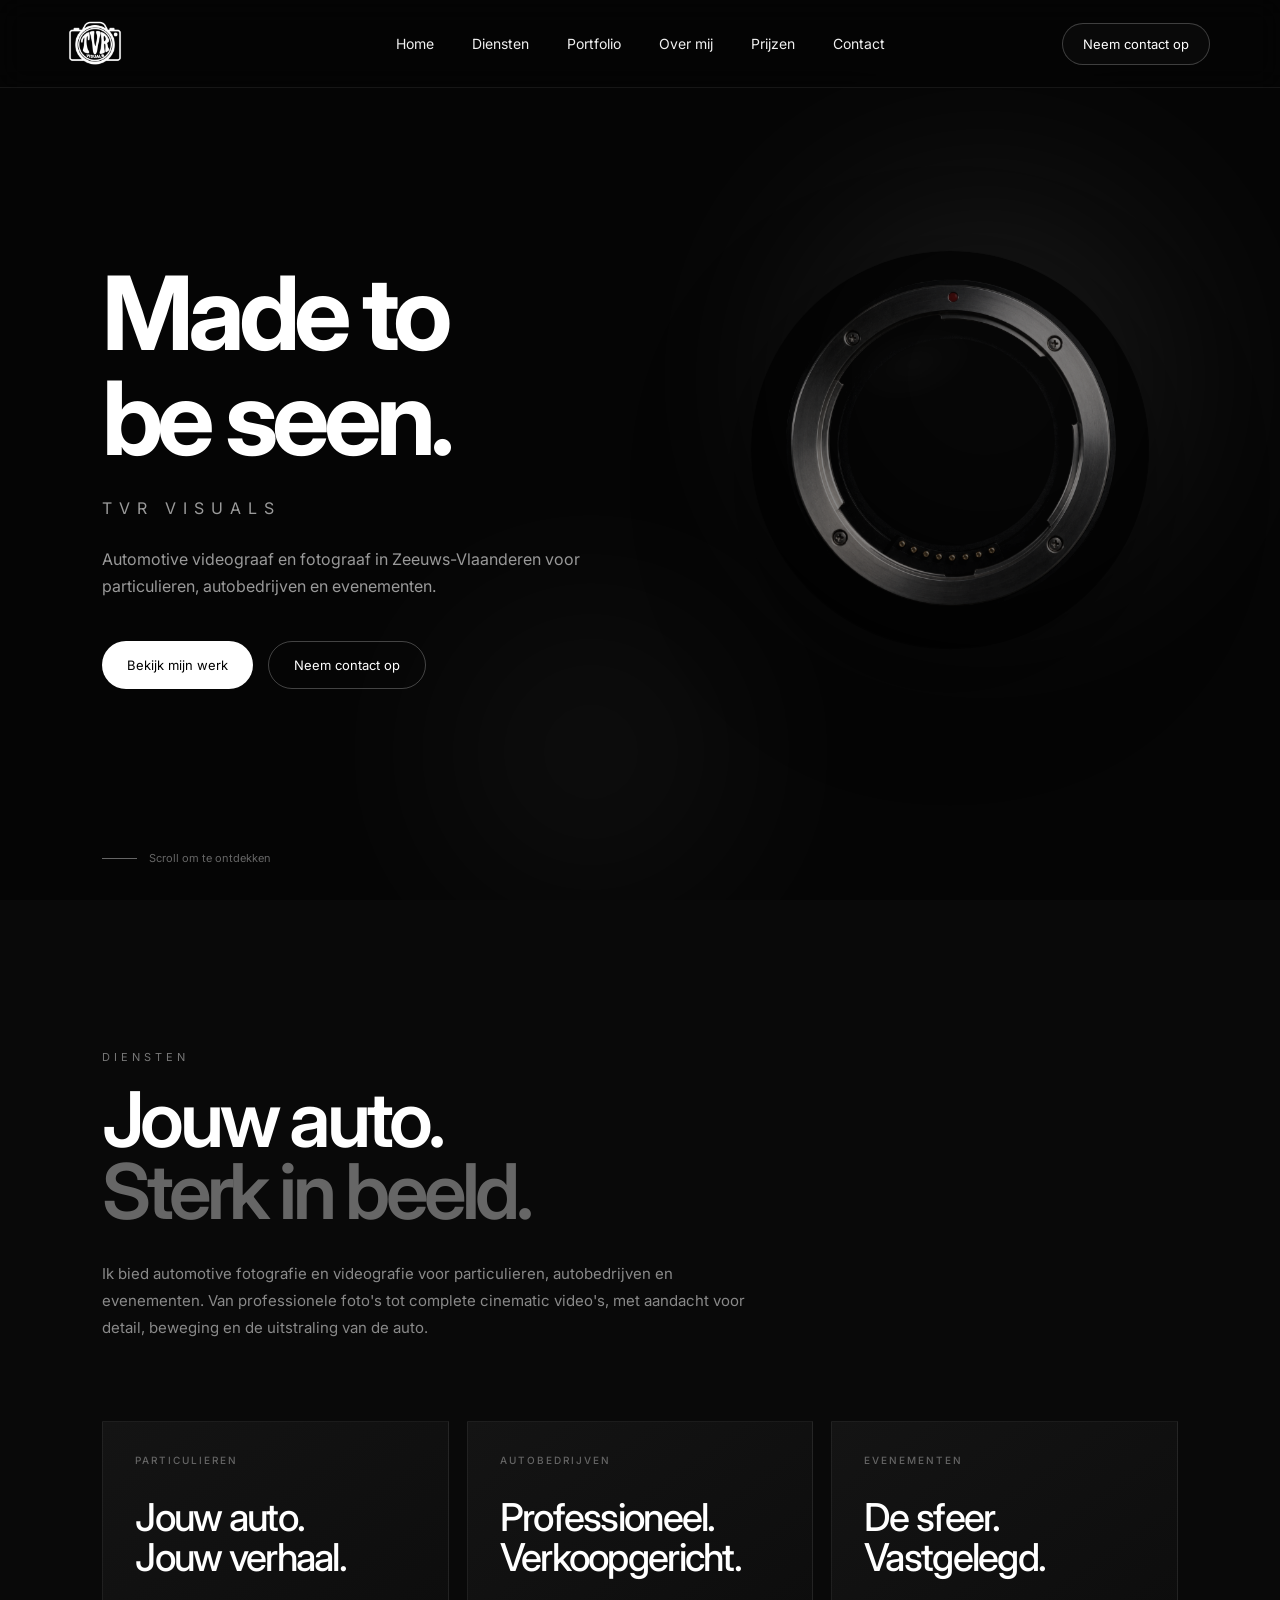
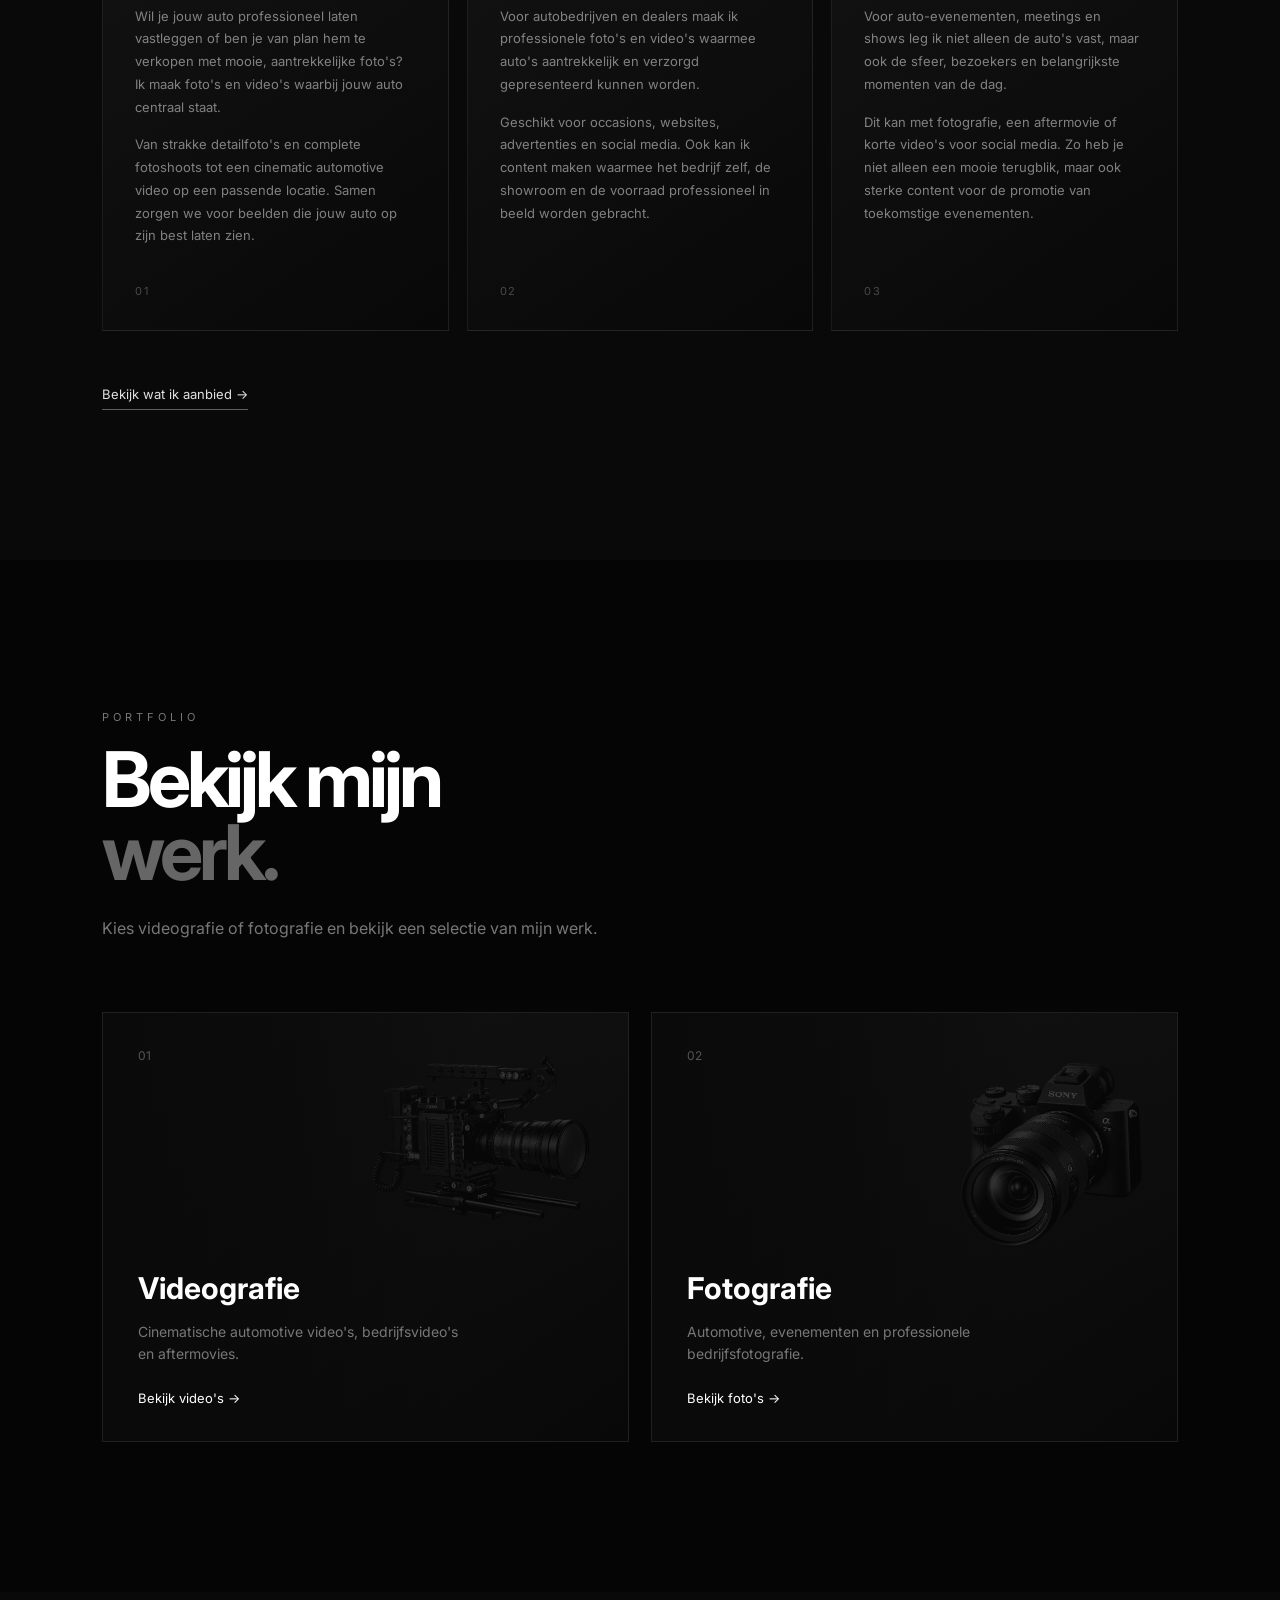
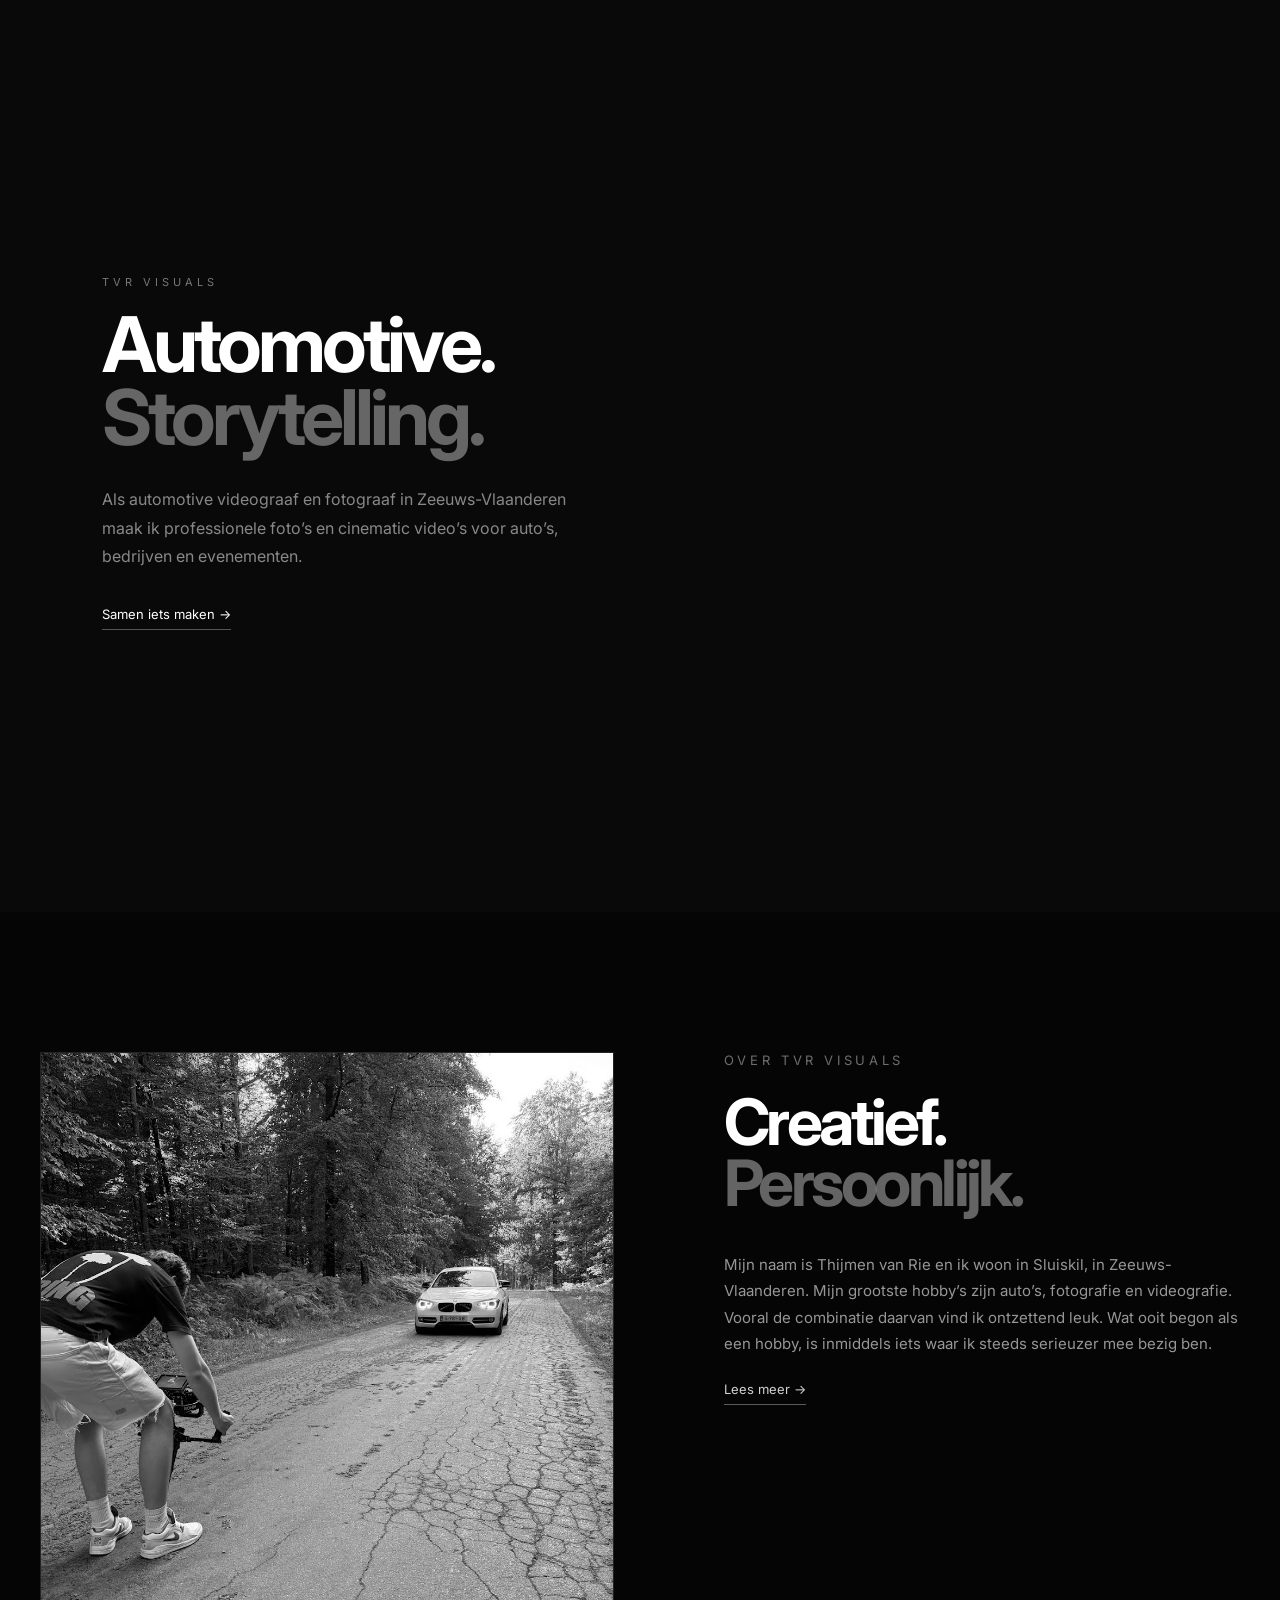
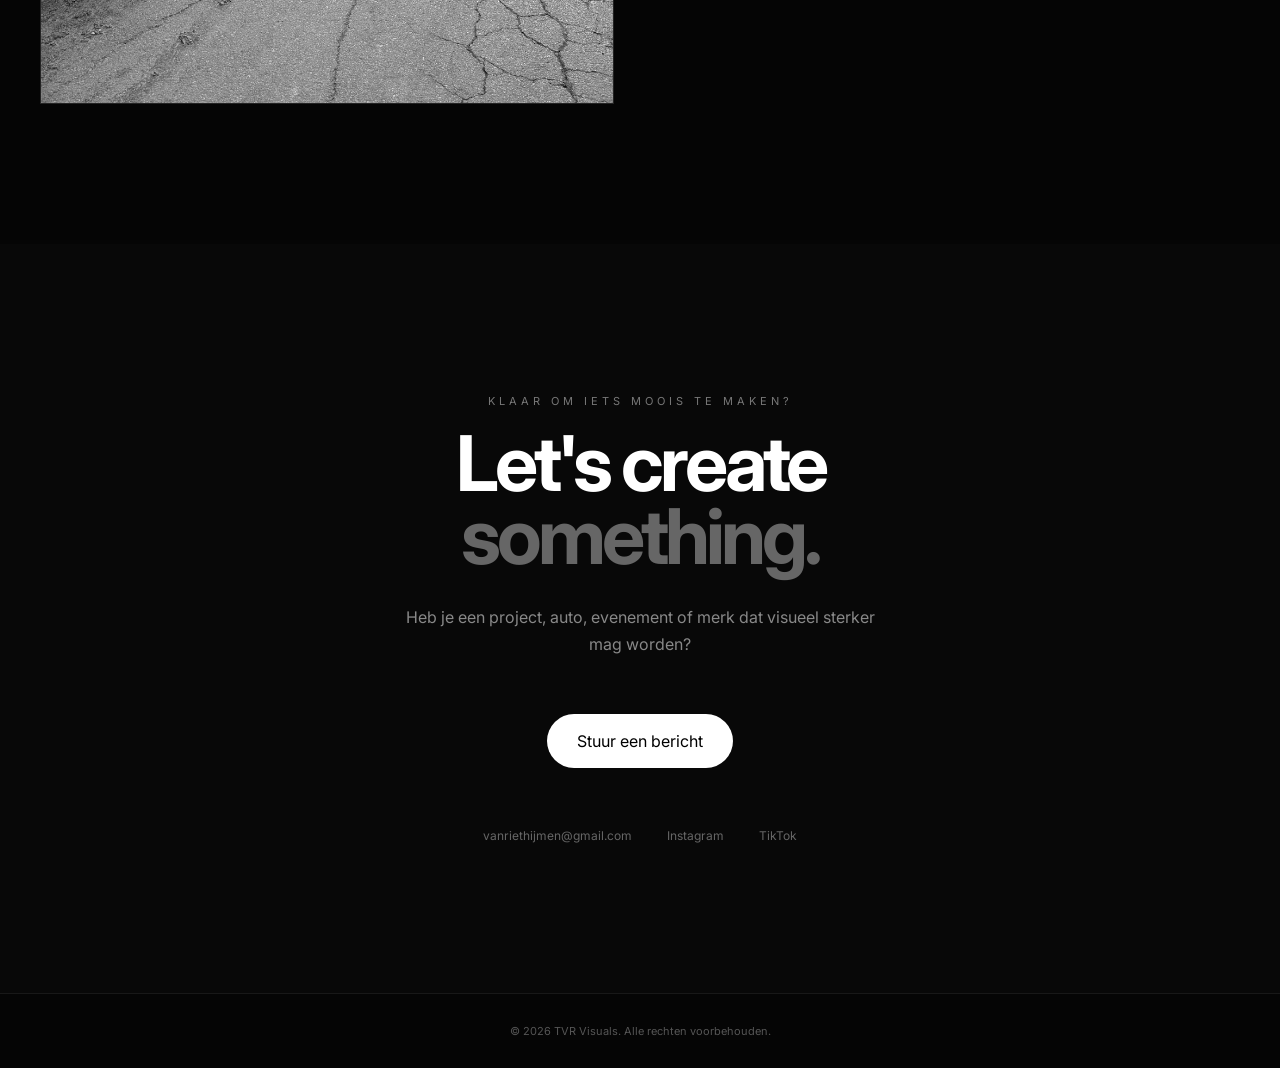
<file: index.html>
<!DOCTYPE html>
<html lang="nl">

<head>
    <meta charset="UTF-8">

    <meta
        name="viewport"
        content="width=device-width, initial-scale=1.0"
    >

    <title>TVR Visuals | Automotive Videografie & Fotografie Zeeuws-Vlaanderen</title>

<meta
    name="description"
    content="TVR Visuals maakt professionele automotive video's en fotografie in Zeeuws-Vlaanderen. Voor particulieren, autobedrijven en evenementen."
>

<link rel="canonical" href="https://tvrvisuals.nl/">

<meta property="og:title" content="TVR Visuals | Automotive Videografie & Fotografie">
<meta property="og:description" content="Professionele automotive videografie en fotografie in Zeeuws-Vlaanderen voor particulieren, autobedrijven en evenementen.">
<meta property="og:url" content="https://tvrvisuals.nl/">
<meta property="og:type" content="website">
<meta property="og:site_name" content="TVR Visuals">

<script type="application/ld+json">
{
  "@context": "https://schema.org",
  "@type": "ProfessionalService",
  "name": "TVR Visuals",
  "url": "https://tvrvisuals.nl/",
  "logo": "https://tvrvisuals.nl/assets/images/tvr-logo%20wit.png",
  "description": "Automotive videograaf en fotograaf in Zeeuws-Vlaanderen voor particulieren, autobedrijven en evenementen.",
  "areaServed": {
    "@type": "Place",
    "name": "Zeeuws-Vlaanderen"
  },
  "address": {
    "@type": "PostalAddress",
    "addressLocality": "Sluiskil",
    "addressRegion": "Zeeuws-Vlaanderen",
    "addressCountry": "NL"
  },
  "sameAs": [
    "https://instagram.com/tvrvisuals",
    "https://www.tiktok.com/@tvr.visuals"
  ]
}
</script>

<link rel="stylesheet" href="css/style.css">

    <link rel="preconnect" href="https://fonts.googleapis.com">
    <link rel="preconnect" href="https://fonts.gstatic.com" crossorigin>

    <link
        href="https://fonts.googleapis.com/css2?family=Inter:wght@300;400;500;600;700;800&display=swap"
        rel="stylesheet"
    >
</head>


<body>


<!-- =====================================================
     NAVIGATIE
===================================================== -->

<header class="navbar">

    <a
        href="#home"
        class="nav-logo"
        aria-label="TVR Visuals home"
    >
        <img
            src="assets/images/tvr-logo wit.png"
            alt="TVR Visuals logo"
        >
    </a>


    <nav>
    <a href="#home">Home</a>
    <a href="#diensten">Diensten</a>
    <a href="#portfolio">Portfolio</a>
    <a href="#over">Over mij</a>
    <a href="prijzen.html">Prijzen</a>
    <a href="#contact">Contact</a>
</nav>


    <a href="#contact" class="nav-button">
        Neem contact op
    </a>

</header>


<main>


<!-- =====================================================
     HERO
===================================================== -->

<section
    class="hero"
    id="home"
>

    <div class="hero-background">

        <div class="orb orb-one"></div>
        <div class="orb orb-two"></div>


        <!-- =================================================
             NIEUWE CAMERA SLUITER
        ================================================== -->

        <div class="hero-shutter" id="heroShutter">

            <div class="hero-shutter-float">

                <div class="shutter-glow"></div>


                <div class="shutter-image-wrap">

                    <img
                        src="assets/images/camera-shutter.png"
                        alt=""
                        class="shutter-image"
                        draggable="false"
                    >
<video
    class="shutter-video"
    autoplay
    muted
    playsinline
    preload="auto"
    disablepictureinpicture
>
    <source src="assets/videos/shutter_black_clean.mp4" type="video/mp4">
</video>

<div class="shutter-reflection"></div>
                </div>

            </div>

        </div>

    </div>


    <!-- =================================================
         HERO TEKST
    ================================================== -->

    <div class="hero-content">

        <h1 class="cinematic-title">
            <span>Made to</span>
            <span>be seen.</span>
        </h1>


        <p class="hero-small">
            TVR VISUALS
        </p>

           <p class="hero-description">
    Automotive videograaf en fotograaf in Zeeuws-Vlaanderen
    voor particulieren, autobedrijven en evenementen.
</p>
        </p>


        <div class="hero-buttons">

            <a
                href="#portfolio"
                class="button button-light"
            >
                Bekijk mijn werk
            </a>

            <a
                href="#contact"
                class="button button-outline"
            >
                Neem contact op
            </a>

        </div>

    </div>


    <!-- Alleen telefoon -->

    <div class="mobile-hero-logo">

        <img
            src="assets/images/tvr-logo wit.png"
            alt="TVR Visuals"
        >

    </div>


    <div class="scroll-indicator">

        <span></span>

        Scroll om te ontdekken

    </div>

</section>


<!-- =====================================================
     DIENSTEN
===================================================== -->

<section
    class="client-services"
    id="diensten"
>

    <div class="client-services-heading">

        <p class="eyebrow">
            Diensten
        </p>

        <h2>
            Jouw auto.<br>
            <span>Sterk in beeld.</span>
        </h2>

        <p class="client-services-intro">
            Ik bied automotive fotografie en videografie voor
            particulieren, autobedrijven en evenementen.
            Van professionele foto's tot complete cinematic video's,
            met aandacht voor detail, beweging en de uitstraling
            van de auto.
        </p>

    </div>


    <div class="client-services-grid">


        <!-- PARTICULIEREN -->

        <article class="client-service-card">

            <span class="client-service-number">
                01
            </span>

            <div class="client-service-content">

                <p class="client-service-label">
                    PARTICULIEREN
                </p>

                <h3>
                    Jouw auto.<br>
                    Jouw verhaal.
                </h3>

                <p>
                    Wil je jouw auto professioneel laten vastleggen
                    of ben je van plan hem te verkopen met mooie,
                    aantrekkelijke foto's? Ik maak foto's en video's
                    waarbij jouw auto centraal staat.
                </p>

                <p>
                    Van strakke detailfoto's en complete fotoshoots
                    tot een cinematic automotive video op een passende
                    locatie. Samen zorgen we voor beelden die jouw auto
                    op zijn best laten zien.
                </p>

            </div>

        </article>


        <!-- AUTOBEDRIJVEN -->

        <article class="client-service-card">

            <span class="client-service-number">
                02
            </span>

            <div class="client-service-content">

                <p class="client-service-label">
                    AUTOBEDRIJVEN
                </p>

                <h3>
                    Professioneel.<br>
                    Verkoopgericht.
                </h3>

                <p>
                    Voor autobedrijven en dealers maak ik professionele
                    foto's en video's waarmee auto's aantrekkelijk en
                    verzorgd gepresenteerd kunnen worden.
                </p>

                <p>
                    Geschikt voor occasions, websites, advertenties en
                    social media. Ook kan ik content maken waarmee het
                    bedrijf zelf, de showroom en de voorraad professioneel
                    in beeld worden gebracht.
                </p>

            </div>

        </article>


        <!-- EVENEMENTEN -->

        <article class="client-service-card">

            <span class="client-service-number">
                03
            </span>

            <div class="client-service-content">

                <p class="client-service-label">
                    EVENEMENTEN
                </p>

                <h3>
                    De sfeer.<br>
                    Vastgelegd.
                </h3>

                <p>
                    Voor auto-evenementen, meetings en shows leg ik niet
                    alleen de auto's vast, maar ook de sfeer, bezoekers
                    en belangrijkste momenten van de dag.
                </p>

                <p>
                    Dit kan met fotografie, een aftermovie of korte video's
                    voor social media. Zo heb je niet alleen een mooie
                    terugblik, maar ook sterke content voor de promotie
                    van toekomstige evenementen.
                </p>

            </div>

        </article>

    </div>


    <a
        href="#portfolio"
        class="client-services-link"
    >
        Bekijk wat ik aanbied →
    </a>

</section>



<!-- =====================================================
     PORTFOLIO
===================================================== -->

<section
    class="services portfolio-services"
    id="portfolio"
>

    <div class="section-heading">

        <p class="eyebrow">
            Portfolio
        </p>

        <h2>
            Bekijk mijn<br>
            <span>werk.</span>
        </h2>

        <p>
            Kies videografie of fotografie en bekijk
            een selectie van mijn werk.
        </p>

    </div>


    <div class="service-grid">


        <!-- VIDEOGRAFIE -->

        <article
            class="service-card"
            data-service="videografie"
        >

            <div class="service-number">
                01
            </div>


            <div class="service-camera service-camera-video">

                <img
                    src="assets/images/videografiecamera.png"
                    alt="Videografie camera"
                    draggable="false"
                >

            </div>


            <div class="service-content">

                <h3>
                    Videografie
                </h3>

                <p>
                    Cinematische automotive video's,
                    bedrijfsvideo's en aftermovies.
                </p>

                <span class="service-link">
                    Bekijk video's →
                </span>

            </div>

        </article>


        <!-- FOTOGRAFIE -->

        <article
            class="service-card"
            data-service="fotografie"
        >

            <div class="service-number">
                02
            </div>


            <div class="service-camera service-camera-photo">

                <img
                    src="assets/images/fotografiecamera.png"
                    alt="Fotografie camera"
                    draggable="false"
                >

            </div>


            <div class="service-content">

                <h3>
                    Fotografie
                </h3>

                <p>
                    Automotive, evenementen en
                    professionele bedrijfsfotografie.
                </p>

                <span class="service-link">
                    Bekijk foto's →
                </span>

            </div>

        </article>

    </div>

</section>


<!-- =====================================================
     SHOWCASE
===================================================== -->

<section class="showcase">

    <div class="showcase-text">

        <p class="eyebrow">
            TVR Visuals
        </p>


        <h2>
            Automotive.<br>
            <span>Storytelling.</span>
        </h2>


       <p>
    Als automotive videograaf en fotograaf in Zeeuws-Vlaanderen
    maak ik professionele foto’s en cinematic video’s voor auto’s,
    bedrijven en evenementen.
</p>


        <a
            href="#contact"
            class="text-link"
        >
            Samen iets maken →
        </a>

    </div>


    <div class="showcase-visual">

        <div class="tvr-3d-object">

            <div class="tvr-3d-sphere"></div>

            <div class="tvr-orbit tvr-orbit-1"></div>
            <div class="tvr-orbit tvr-orbit-2"></div>
            <div class="tvr-orbit tvr-orbit-3"></div>


            <div class="tvr-logo-3d">

                <img
                    src="assets/images/tvr-logo.png"
                    alt="TVR Visuals"
                >

            </div>

        </div>

    </div>

</section>


<!-- =====================================================
     OVER MIJ
===================================================== -->

<section
    class="about-section"
    id="over"
>
<div class="about-image-wrap">

    <div class="about-image">

        <img
            src="assets/images/tvr aan het werk.jpg"
            alt="TVR Visuals aan het werk"
            id="aboutWorkImage"
        >

    </div>

</div>

    <div class="about-content">

    <span class="about-label">
        OVER TVR VISUALS
    </span>

    <h2>
        Creatief.<br>
        <span>Persoonlijk.</span>
    </h2>

    <!-- ALTIJD ZICHTBAAR -->
    <p>
        Mijn naam is Thijmen van Rie en ik woon in Sluiskil,
        in Zeeuws-Vlaanderen. Mijn grootste hobby’s zijn auto’s,
        fotografie en videografie. Vooral de combinatie daarvan vind
        ik ontzettend leuk. Wat ooit begon als een hobby, is inmiddels
        iets waar ik steeds serieuzer mee bezig ben.
    </p>


    <!-- LEES MEER KNOP -->
    <button
        class="about-read-more"
        id="aboutReadMore"
        type="button"
        aria-expanded="false"
    >
        Lees meer →
    </button>


    <!-- STANDAARD VERBORGEN TEKST -->
    <div class="about-more" id="aboutMore">

        <div class="about-more-inner">

            <p>
                Mijn interesse in auto’s begon met carspotten. Ik vond
                het leuk om bijzondere auto’s te zoeken en ze op de foto
                te zetten. Na een tijdje wilde ik meer dan alleen foto’s
                maken en begon ik ook met video. Ik wilde auto’s niet
                alleen vastleggen, maar ook hun beweging, geluid en
                uitstraling laten zien.
            </p>

            <p>
                Tegenwoordig houd ik me vooral bezig met videografie.
                Naast het filmen vind ik het monteren minstens zo leuk.
                In DaVinci Resolve monteer ik mijn beelden, synchroniseer
                ik ze met muziek, voeg ik effecten toe en geef ik mijn
                video’s met color grading een eigen, filmische uitstraling.
            </p>

            <p>
                Ook verdiep ik me steeds verder in cameratechniek.
                Ik wil niet alleen weten welke instellingen ik moet
                gebruiken, maar vooral begrijpen waarom bepaalde
                instellingen beter werken. Zo blijf ik mezelf ontwikkelen
                en worden mijn beelden steeds beter.
            </p>

            <p>
                Automotive blijft mijn favoriete onderwerp. Voor mij
                bestaat een goede automotive video niet alleen uit een
                mooie auto, maar uit de combinatie van camerabewegingen,
                details, geluid, muziek en een strakke montage.
            </p>

            <p>
                Vanuit Sluiskil in Zeeuws-Vlaanderen werk ik zo steeds verder aan
                mijn eigen stijl en aan TVR Visuals. Wat begon met
                carspotten en fotografie is inmiddels uitgegroeid tot
                het complete proces van filmen, fotograferen en monteren.
            </p>

        </div>

    </div>

</div>
</section>


<!-- =====================================================
     CONTACT
===================================================== -->

<section
    class="contact"
    id="contact"
>

    <div class="contact-inner">

        <p class="eyebrow">
            Klaar om iets moois te maken?
        </p>


        <h2>
            Let's create<br>
            <span>something.</span>
        </h2>


        <p>
            Heb je een project, auto, evenement of merk
            dat visueel sterker mag worden?
        </p>


        <a
            href="mailto:vanriethijmen@gmail.com"
            class="contact-button"
        >
            Stuur een bericht
        </a>


        <div class="contact-details">

            <a href="mailto:vanriethijmen@gmail.com">
                vanriethijmen@gmail.com
            </a>

            <a
                href="https://instagram.com/tvrvisuals"
                target="_blank"
                rel="noopener noreferrer"
            >
                Instagram
            </a>

            <a
                href="https://www.tiktok.com/@tvr.visuals"
                target="_blank"
                rel="noopener noreferrer"
            >
                TikTok
            </a>

        </div>

    </div>

</section>


</main>


<!-- =====================================================
     PORTFOLIO MODAL
===================================================== -->

<div
    class="portfolio-modal"
    id="portfolioModal"
>

    <div class="modal-overlay"></div>


    <div class="modal-window">

        <button
            class="modal-close"
            aria-label="Sluiten"
        >
            ×
        </button>


        <div class="modal-header">

            <p
                class="eyebrow"
                id="modalEyebrow"
            >
                Portfolio
            </p>


            <h2 id="modalTitle">
                Mijn werk
            </h2>


            <p id="modalDescription">
                Bekijk een selectie van mijn werk.
            </p>

        </div>


        <div
            class="portfolio-grid"
            id="portfolioGrid"
        ></div>

    </div>

</div>


<!-- =====================================================
     FOOTER
===================================================== -->

<footer>

    <p>
        © 2026 TVR Visuals. Alle rechten voorbehouden.
    </p>

</footer>


<script src="js/main.js"></script>

</body>
</html>
</file>
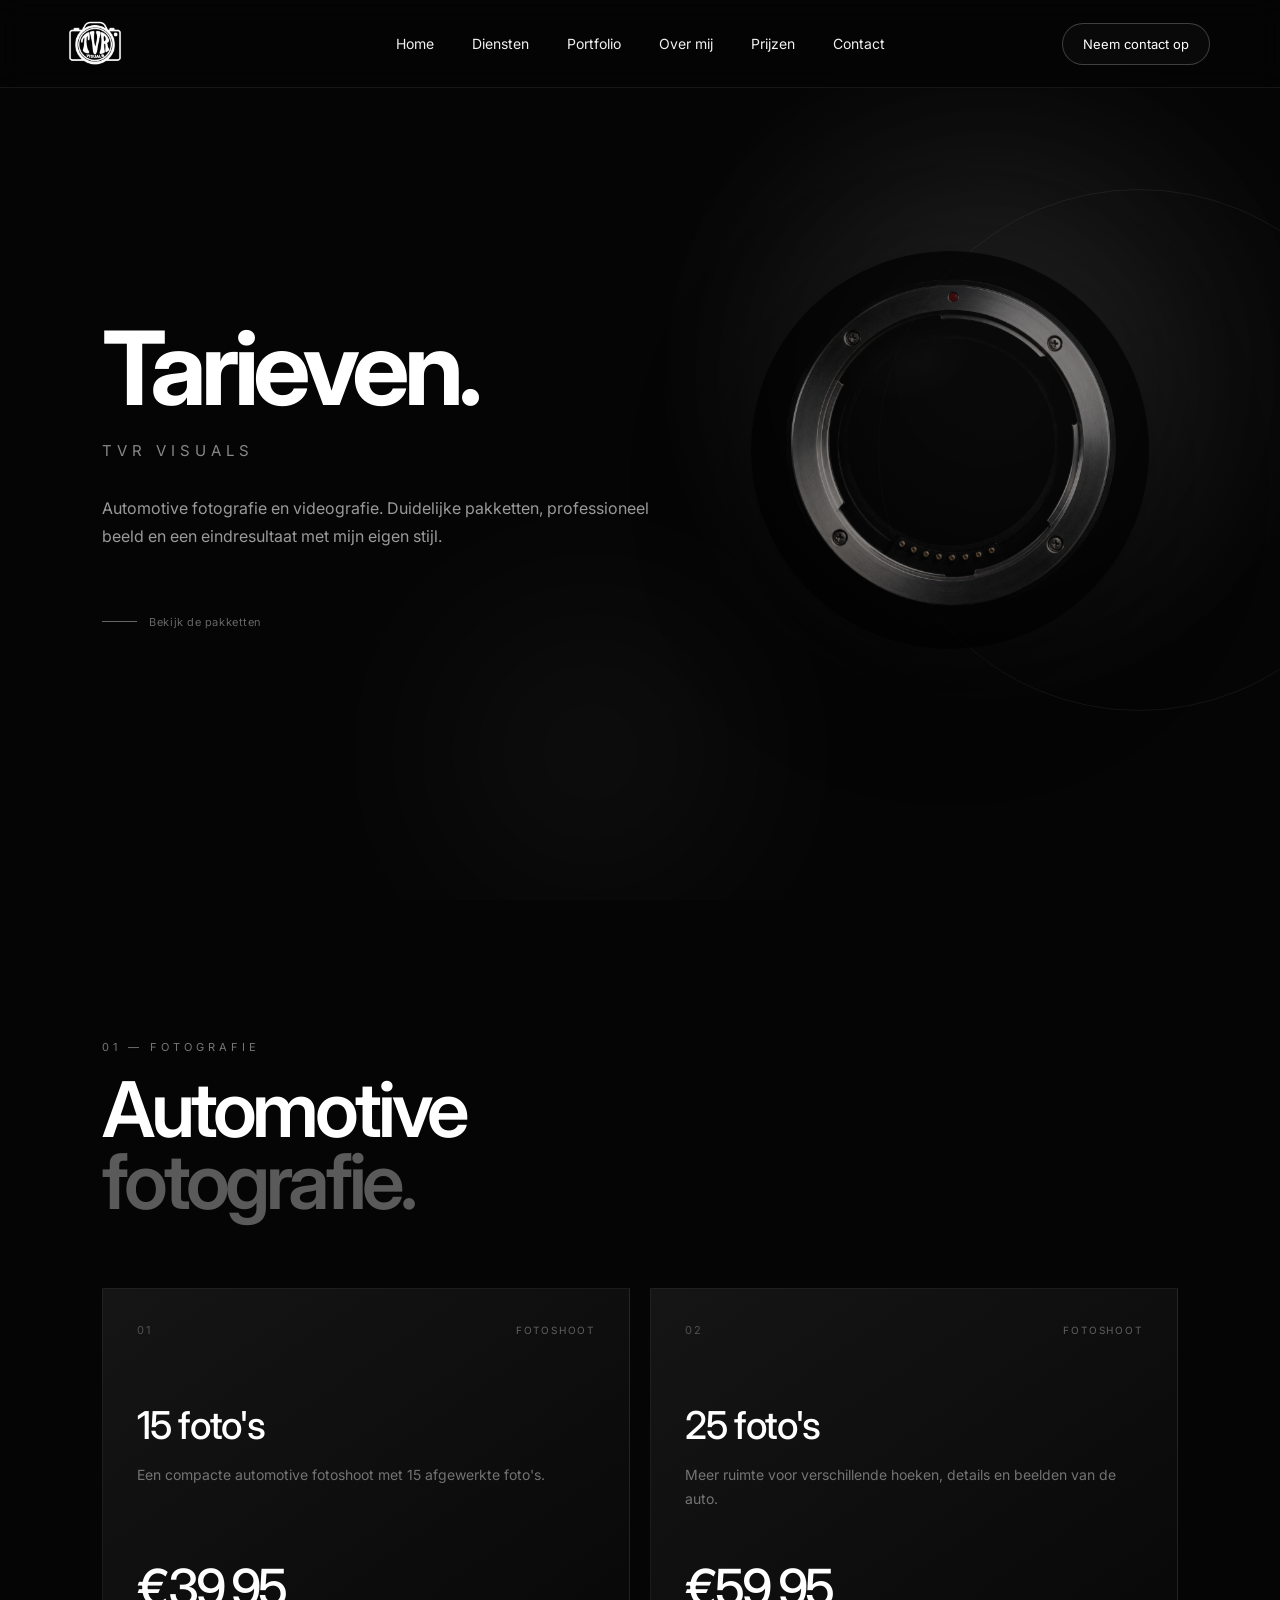
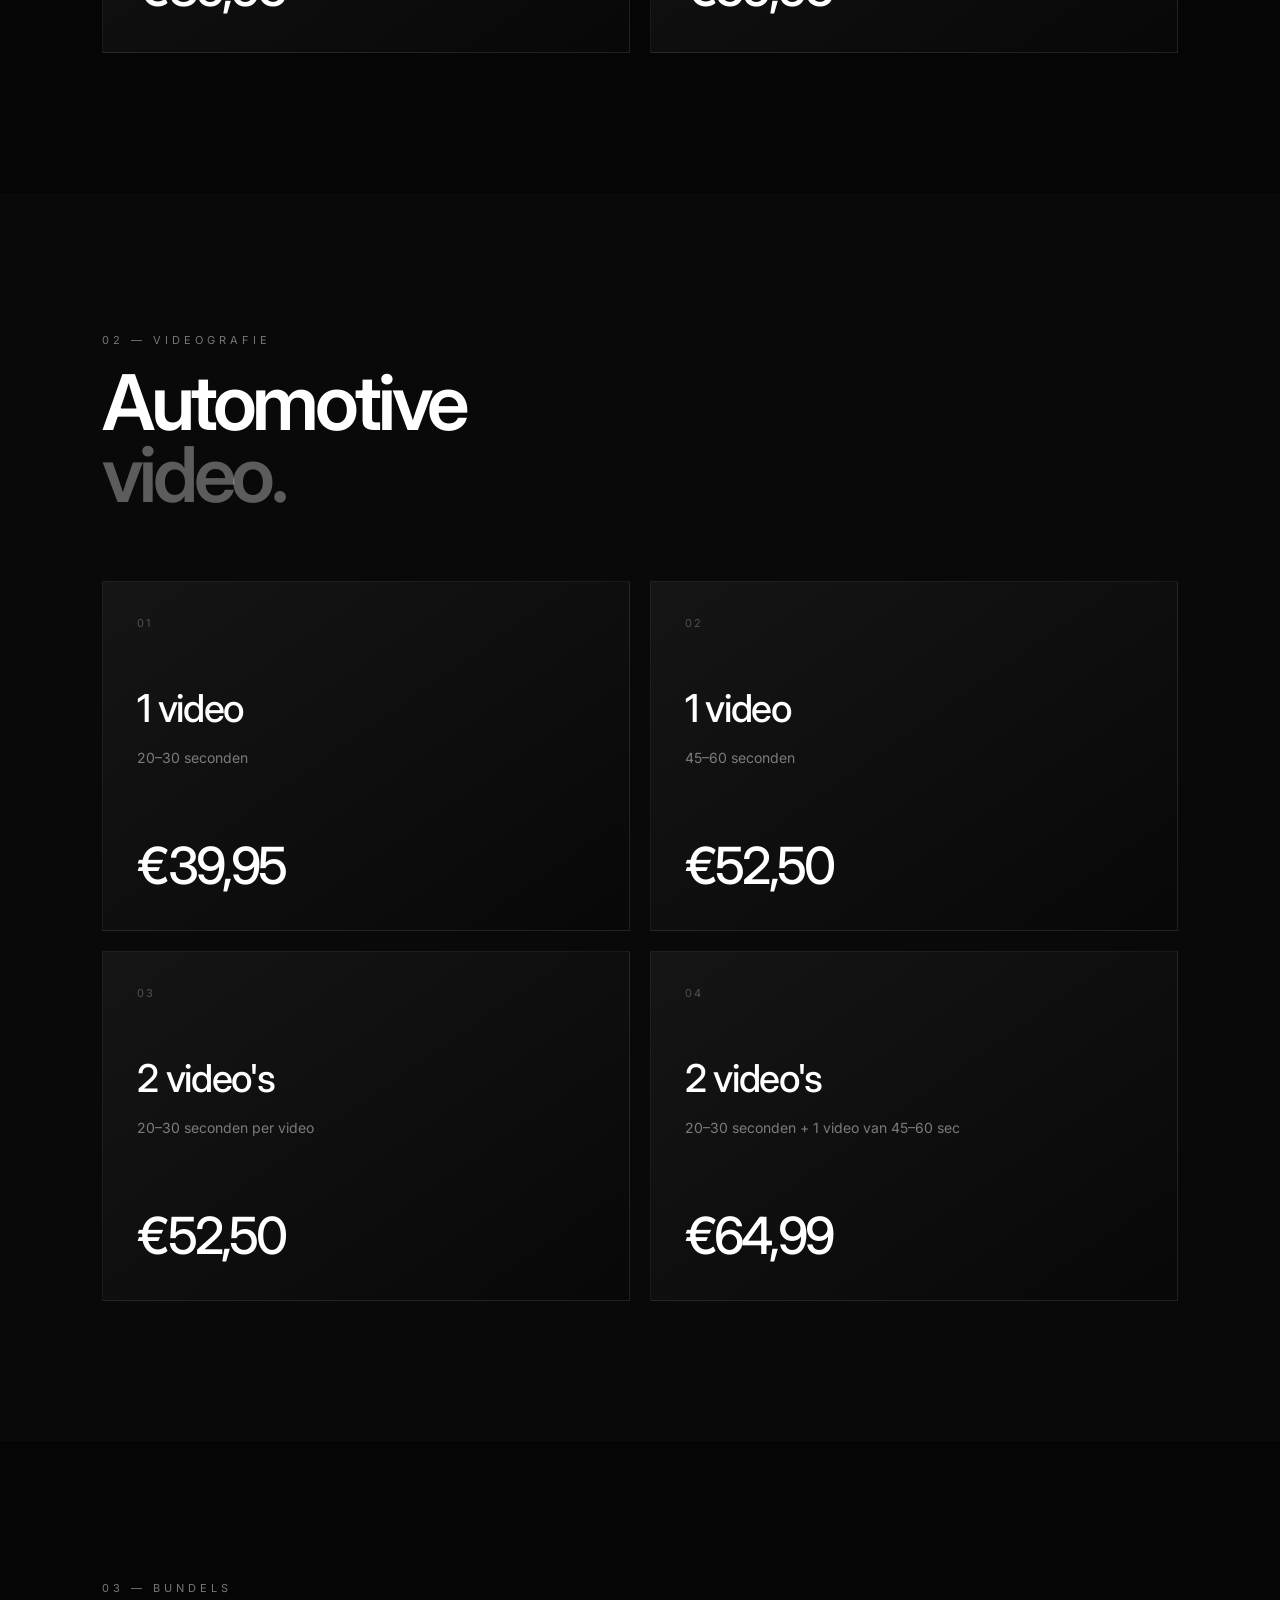
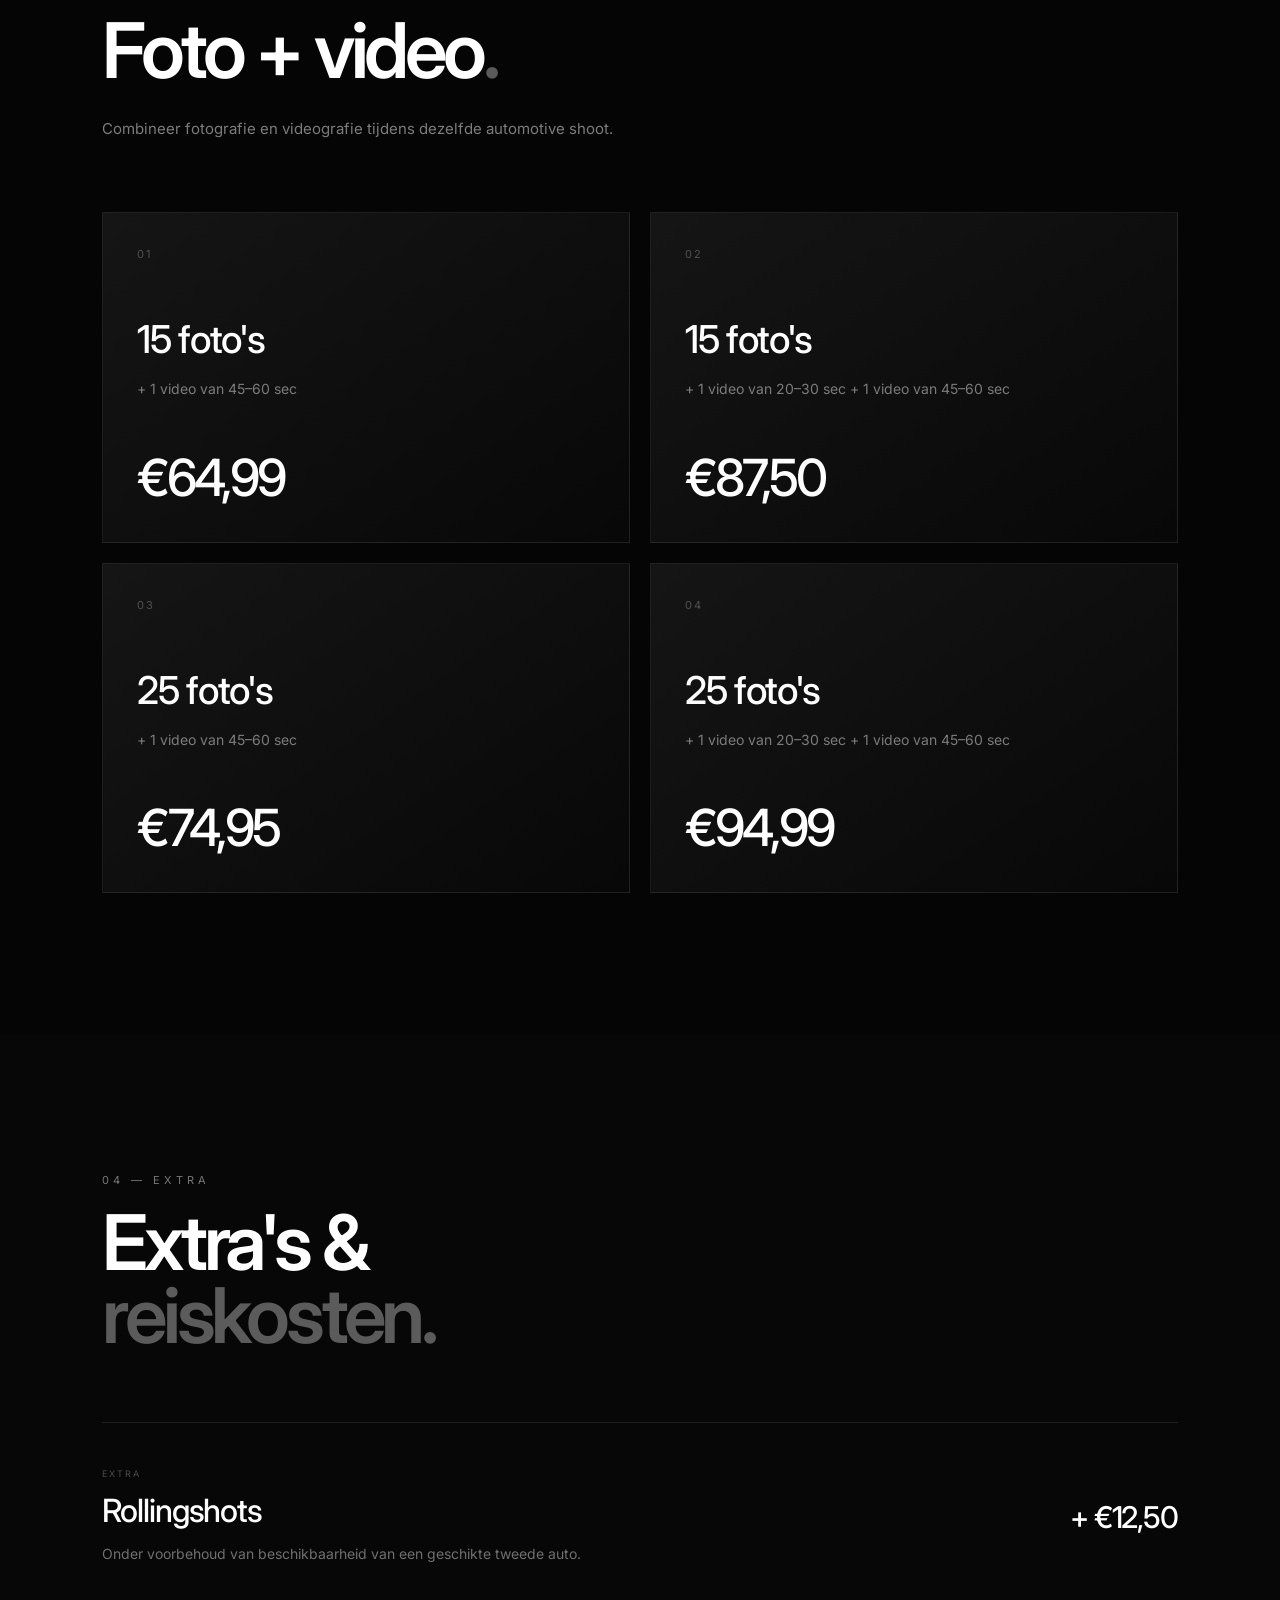
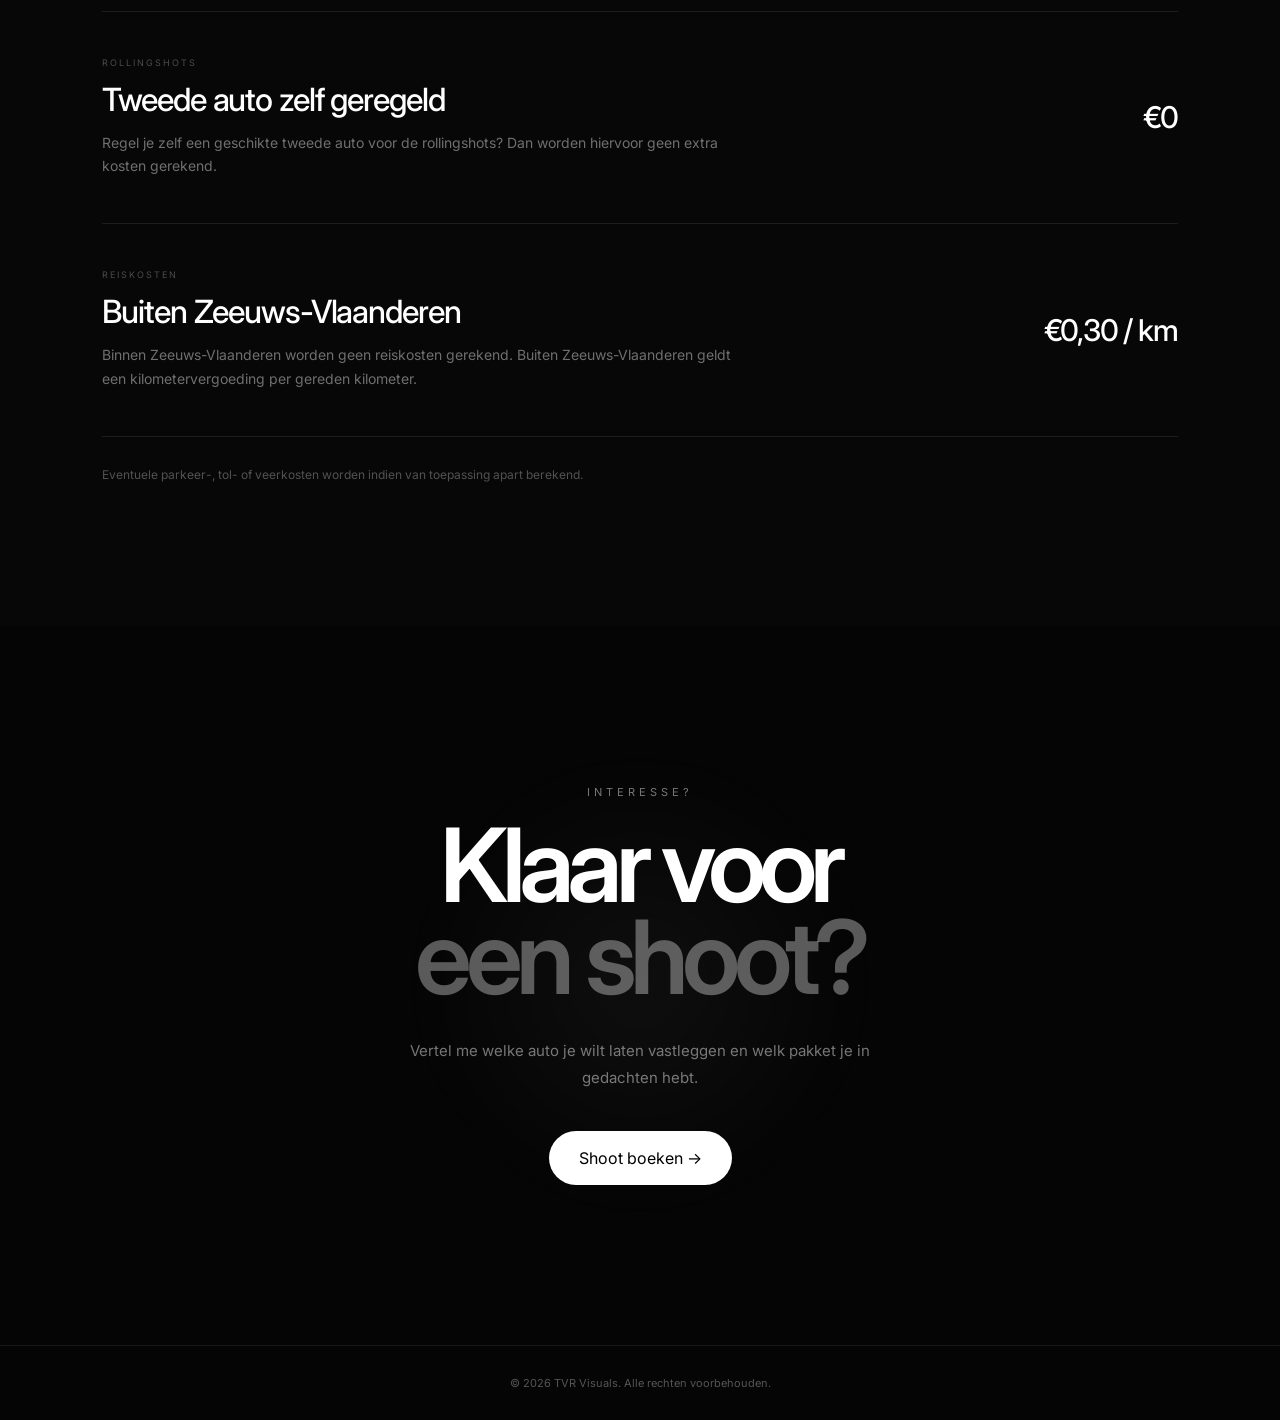
<file: prijzen.html>
<!DOCTYPE html>
<html lang="nl">

<head>

    <meta charset="UTF-8">

    <meta
        name="viewport"
        content="width=device-width, initial-scale=1.0"
    >

    <title>Prijzen Automotive Fotografie & Videografie | TVR Visuals</title>

<meta
    name="description"
    content="Bekijk de prijzen en pakketten van TVR Visuals voor automotive fotografie en videografie in Zeeuws-Vlaanderen."
>

<link rel="canonical" href="https://tvrvisuals.nl/prijzen.html">

<meta property="og:title" content="Prijzen Automotive Fotografie & Videografie | TVR Visuals">
<meta property="og:description" content="Bekijk de prijzen en pakketten van TVR Visuals voor automotive fotografie en videografie in Zeeuws-Vlaanderen.">
<meta property="og:url" content="https://tvrvisuals.nl/prijzen.html">
<meta property="og:type" content="website">
<meta property="og:site_name" content="TVR Visuals">

    <link rel="stylesheet" href="css/style.css">

    <link rel="preconnect" href="https://fonts.googleapis.com">
    <link rel="preconnect" href="https://fonts.gstatic.com" crossorigin>

    <link
        href="https://fonts.googleapis.com/css2?family=Inter:wght@300;400;500;600;700;800&display=swap"
        rel="stylesheet"
    >

</head>


<body class="prices-page">


    <!-- =====================================================
         NAVIGATIE
    ====================================================== -->

    <header class="navbar">

        <a href="index.html#home" class="nav-logo">

            <img
                src="assets/images/tvr-logo wit.png"
                alt="TVR Visuals logo"
            >

        </a>


      <nav class="nav-links">
    <a href="index.html#home">Home</a>
    <a href="index.html#diensten">Diensten</a>
    <a href="index.html#portfolio">Portfolio</a>
    <a href="index.html#about">Over mij</a>
    <a href="prijzen.html">Prijzen</a>
    <a href="index.html#contact">Contact</a>
</nav>


        <a
            href="index.html#contact"
            class="nav-button"
        >
            Neem contact op
        </a>

    </header>



    <main>


        <!-- =================================================
             PRIJZEN HERO
        ================================================== -->

        <section class="prices-hero">

            <!-- =====================================================
     CAMERA SHUTTER - EXACT DEZELFDE ALS HOME
===================================================== -->

<div class="hero-background">

    <div class="orb orb-one"></div>
    <div class="orb orb-two"></div>


    <div class="hero-shutter">

        <div class="hero-shutter-float">

            <div class="shutter-glow"></div>


            <div class="shutter-image-wrap">

                <img
                    src="assets/images/camera-shutter.png"
                    alt=""
                    class="shutter-image"
                    draggable="false"
                >


                <video
                    class="shutter-video"
                    autoplay
                    muted
                    playsinline
                    preload="auto"
                    disablepictureinpicture
                >
                    <source
                        src="assets/videos/shutter_black_clean.mp4"
                        type="video/mp4"
                    >
                </video>


                <div class="shutter-reflection"></div>

            </div>

        </div>

    </div>

</div>

<!-- Alleen zichtbaar op telefoon -->
<div class="mobile-hero-logo">

    <img
        src="assets/images/tvr-logo wit.png"
        alt="TVR Visuals"
    >

</div>

            <div class="prices-hero-inner">

                <h1 class="prices-main-title">
    Tarieven<span>.</span>
</h1>

<p class="prices-small-title">
    TVR VISUALS
</p>

                <p class="prices-intro">
                    Automotive fotografie en videografie.
                    Duidelijke pakketten, professioneel beeld
                    en een eindresultaat met mijn eigen stijl.
                </p>

                <div class="prices-scroll">
                    <span></span>
                    Bekijk de pakketten
                </div>

            </div>

        </section>



        <!-- =================================================
             FOTOGRAFIE
        ================================================== -->

        <section class="prices-section">

            <div class="prices-heading">

                <p class="eyebrow">
                    01 — FOTOGRAFIE
                </p>

                <h2>
                    Automotive<br>
                    <span>fotografie.</span>
                </h2>

            </div>


            <div class="price-grid price-grid-two">


                <article class="price-card">

                    <div class="price-card-top">

                        <span class="price-number">
                            01
                        </span>

                        <span class="price-type">
                            Fotoshoot
                        </span>

                    </div>

                    <h3>
                        15 foto's
                    </h3>

                    <p>
                        Een compacte automotive fotoshoot
                        met 15 afgewerkte foto's.
                    </p>

                    <div class="price">
                        €39,95
                    </div>

                </article>



                <article class="price-card">

                    <div class="price-card-top">

                        <span class="price-number">
                            02
                        </span>

                        <span class="price-type">
                            Fotoshoot
                        </span>

                    </div>

                    <h3>
                        25 foto's
                    </h3>

                    <p>
                        Meer ruimte voor verschillende hoeken,
                        details en beelden van de auto.
                    </p>

                    <div class="price">
                        €59,95
                    </div>

                </article>


            </div>

        </section>



        <!-- =================================================
             VIDEOGRAFIE
        ================================================== -->

        <section class="prices-section prices-section-dark">

            <div class="prices-heading">

                <p class="eyebrow">
                    02 — VIDEOGRAFIE
                </p>

                <h2>
                    Automotive<br>
                    <span>video.</span>
                </h2>

            </div>


            <div class="price-grid">


                <article class="price-card">

                    <span class="price-number">
                        01
                    </span>

                    <h3>
                        1 video
                    </h3>

                    <p class="price-detail">
                        20–30 seconden
                    </p>

                    <div class="price">
                        €39,95
                    </div>

                </article>



                <article class="price-card">

                    <span class="price-number">
                        02
                    </span>

                    <h3>
                        1 video
                    </h3>

                    <p class="price-detail">
                        45–60 seconden
                    </p>

                    <div class="price">
                        €52,50
                    </div>

                </article>



                <article class="price-card">

                    <span class="price-number">
                        03
                    </span>

                    <h3>
                        2 video's
                    </h3>

                    <p class="price-detail">
                        20–30 seconden per video
                    </p>

                    <div class="price">
                        €52,50
                    </div>

                </article>



                <article class="price-card">

                    <span class="price-number">
                        04
                    </span>

                    <h3>
                        2 video's
                    </h3>

                    <p class="price-detail">
                        20–30 seconden + 1 video van 45–60 sec
                    </p>

                    <div class="price">
                        €64,99
                    </div>

                </article>


            </div>

        </section>



        <!-- =================================================
             BUNDELS
        ================================================== -->

        <section class="prices-section">

            <div class="prices-heading">

                <p class="eyebrow">
                    03 — BUNDELS
                </p>

                <h2>
                    Foto + video<span>.</span>
                </h2>

                <p class="prices-heading-description">
                    Combineer fotografie en videografie
                    tijdens dezelfde automotive shoot.
                </p>

            </div>


            <div class="price-grid">


                <article class="price-card bundle-card">

                    <span class="price-number">
                        01
                    </span>

                    <h3>
                        15 foto's
                    </h3>

                    <p class="price-detail">
                        + 1 video van 45–60 sec
                    </p>

                    <div class="price">
                        €64,99
                    </div>

                </article>



                <article class="price-card bundle-card">

                    <span class="price-number">
                        02
                    </span>

                    <h3>
                        15 foto's
                    </h3>

                    <p class="price-detail">
                        + 1 video van 20–30 sec + 1 video van 45–60 sec
                    </p>

                    <div class="price">
                        €87,50
                    </div>

                </article>



                <article class="price-card bundle-card">

                    <span class="price-number">
                        03
                    </span>

                    <h3>
                        25 foto's
                    </h3>

                    <p class="price-detail">
                        + 1 video van 45–60 sec
                    </p>

                    <div class="price">
                        €74,95
                    </div>

                </article>



                <article class="price-card bundle-card">

                    <span class="price-number">
                        04
                    </span>

                    <h3>
                        25 foto's
                    </h3>

                    <p class="price-detail">
                         + 1 video van 20–30 sec + 1 video van 45–60 sec
                    </p>

                    <div class="price">
                        €94,99
                    </div>

                </article>


            </div>

        </section>



        <!-- =================================================
             EXTRA'S & REISKOSTEN
        ================================================== -->

        <section class="prices-extras">

            <div class="prices-heading">

                <p class="eyebrow">
                    04 — EXTRA
                </p>

                <h2>
                    Extra's &<br>
                    <span>reiskosten.</span>
                </h2>

            </div>


            <div class="extras-list">


                <div class="extra-row">

                    <div>

                        <span class="extra-label">
                            EXTRA
                        </span>

                        <h3>
                            Rollingshots
                        </h3>

                        <p>
                            Onder voorbehoud van beschikbaarheid
                            van een geschikte tweede auto.
                        </p>

                    </div>

                    <strong>
                        + €12,50
                    </strong>

                </div>



                <div class="extra-row">

                    <div>

                        <span class="extra-label">
                            ROLLINGSHOTS
                        </span>

                        <h3>
                            Tweede auto zelf geregeld
                        </h3>

                        <p>
                            Regel je zelf een geschikte tweede auto
                            voor de rollingshots? Dan worden hiervoor
                            geen extra kosten gerekend.
                        </p>

                    </div>

                    <strong>
                        €0
                    </strong>

                </div>



                <div class="extra-row">

                    <div>

                        <span class="extra-label">
                            REISKOSTEN
                        </span>

                        <h3>
                            Buiten Zeeuws-Vlaanderen
                        </h3>

                        <p>
                            Binnen Zeeuws-Vlaanderen worden geen
                            reiskosten gerekend. Buiten Zeeuws-Vlaanderen
                            geldt een kilometervergoeding per gereden kilometer.
                        </p>

                    </div>

                    <strong>
                        €0,30 / km
                    </strong>

                </div>


            </div>


            <p class="travel-note">
                Eventuele parkeer-, tol- of veerkosten worden
                indien van toepassing apart berekend.
            </p>

        </section>



        <!-- =================================================
             CONTACT CTA
        ================================================== -->

        <section class="prices-cta">

            <div class="prices-cta-inner">

                <p class="eyebrow">
                    INTERESSE?
                </p>

                <h2>
                    Klaar voor<br>
                    <span>een shoot?</span>
                </h2>

                <p>
                    Vertel me welke auto je wilt laten vastleggen
                    en welk pakket je in gedachten hebt.
                </p>

                <a
                    href="index.html#contact"
                    class="contact-button"
                >
                    Shoot boeken →
                </a>

            </div>

        </section>


    </main>



    <!-- =====================================================
         FOOTER
    ====================================================== -->

    <footer>

        <p>
            © 2026 TVR Visuals. Alle rechten voorbehouden.
        </p>

    </footer>


</body>

</html>
</file>
<file: css/style.css>
/* =========================================================
   TVR VISUALS
   PREMIUM / MINIMAL / AUTOMOTIVE
========================================================= */


/* =========================================================
   BASIS
========================================================= */

* {
    margin: 0;
    padding: 0;
    box-sizing: border-box;
}

html {
    scroll-behavior: smooth;
}

body {
    background: #050505;
    color: #ffffff;

    font-family: "Inter", sans-serif;

    overflow-x: hidden;
}

a {
    color: inherit;
    text-decoration: none;
}

button {
    font-family: inherit;
}


/* =========================================================
   NAVBAR
========================================================= */

.navbar {
    position: fixed;

    top: 0;
    left: 0;

    width: 100%;
    height: 88px;

    display: grid;
    grid-template-columns: 1fr auto 1fr;
    align-items: center;

    padding: 0 5.5vw;

    background: rgba(5, 5, 5, 0.76);

    border-bottom:
        1px solid rgba(255, 255, 255, 0.07);

    backdrop-filter: blur(14px);
    -webkit-backdrop-filter: blur(14px);

    z-index: 1000;
}


/* Logo links */

.nav-logo {
    justify-self: start;

    width: 50px;
    height: 50px;

    display: flex;
    align-items: center;
    justify-content: center;
}

.nav-logo img {
    width: 50px;
    height: 50px;

    display: block;
    object-fit: contain;

    filter:
        brightness(0)
        invert(1)
        contrast(180%);
}


/* Menu exact in midden */

.navbar nav {
    grid-column: 2;

    display: flex;
    align-items: center;
    justify-content: center;

    gap: 38px;
}

.navbar nav a {
    color: rgba(255, 255, 255, 0.94);

    font-size: 14px;
    font-weight: 400;

    white-space: nowrap;

    transition:
        color 0.3s ease,
        opacity 0.3s ease;
}

.navbar nav a:hover {
    color: #ffffff;
}


/* Contactknop */

.nav-button {
    grid-column: 3;

    justify-self: end;

    display: inline-flex;
    align-items: center;
    justify-content: center;

    min-height: 42px;

    padding: 0 20px;

    border:
        1px solid rgba(255, 255, 255, 0.22);

    border-radius: 999px;

    background:
        rgba(255, 255, 255, 0.025);

    color: #ffffff;

    font-size: 13px;

    transition:
        transform 0.3s ease,
        background 0.3s ease,
        border-color 0.3s ease,
        box-shadow 0.3s ease;
}

.nav-button:hover {
    transform: translateY(-3px);

    background:
        rgba(255, 255, 255, 0.07);

    border-color:
        rgba(255, 255, 255, 0.40);

    box-shadow:
        0 12px 30px rgba(0, 0, 0, 0.30),
        0 0 20px rgba(255, 255, 255, 0.035);
}


/* =========================================================
   HERO
========================================================= */

.hero {
    position: relative;

    min-height: 100vh;

    display: flex;
    align-items: center;

    padding: 130px 8% 80px;

    overflow: hidden;
}

.hero-content {
    position: relative;

    max-width: 760px;

    z-index: 5;
}


/* =========================================================
   HERO TITLE
========================================================= */

.cinematic-title {
    font-size:
        clamp(55px, 8vw, 120px);

    line-height: 1.02;

    letter-spacing: -6px;

    font-weight: 700;

    overflow: visible;
}

.cinematic-title span {
    display: block;

    color: #ffffff;

    opacity: 0;

    transform: translateY(55px);

    filter: blur(8px);

    animation:
        cinematicTitleIn
        1.25s
        cubic-bezier(0.22, 1, 0.36, 1)
        forwards;
}

.cinematic-title span:nth-child(1) {
    animation-delay: 0.10s;
}

.cinematic-title span:nth-child(2) {
    animation-delay: 0.28s;
}

@keyframes cinematicTitleIn {

    from {
        opacity: 0;

        transform:
            translateY(55px);

        filter:
            blur(8px);
    }

    to {
        opacity: 1;

        transform:
            translateY(0);

        filter:
            blur(0);
    }
}


/* TVR VISUALS */

.hero-small {
    margin-top: 28px;

    color:
        rgba(255, 255, 255, 0.60);

    font-size: 16px;

    font-weight: 400;

    letter-spacing: 7px;
}


/* Beschrijving */

.hero-description {
    max-width: 570px;

    margin-top: 28px;

    color: #999;

    font-size: 16px;

    line-height: 1.7;
}


/* =========================================================
   HERO BUTTONS
========================================================= */

.hero-buttons {
    display: flex;

    gap: 15px;

    margin-top: 40px;
}

.button {
    position: relative;

    display: inline-flex;
    align-items: center;
    justify-content: center;

    padding: 15px 25px;

    border-radius: 100px;

    overflow: hidden;

    font-size: 13px;

    transition:
        transform 0.30s ease,
        box-shadow 0.30s ease,
        background 0.30s ease,
        border-color 0.30s ease;
}

.button:hover {
    transform:
        translateY(-5px);

    box-shadow:
        0 14px 36px rgba(0, 0, 0, 0.32),
        0 0 25px rgba(255, 255, 255, 0.045);
}

.button-light {
    background: #ffffff;

    color: #000000;
}

.button-outline {
    color: #ffffff;

    background: transparent;

    border:
        1px solid rgba(255, 255, 255, 0.25);
}

.button-outline:hover {
    background:
        rgba(255, 255, 255, 0.07);

    border-color:
        rgba(255, 255, 255, 0.40);
}


/* =========================================================
   HERO BACKGROUND
========================================================= */

.hero-background {
    position: absolute;

    inset: 0;

    pointer-events: none;
}

.orb {
    position: absolute;

    border-radius: 50%;

    filter: blur(100px);

    opacity: 0.20;
}

.orb-one {
    width: 360px;
    height: 360px;

    right: 9%;
    top: 22%;

    background: #777;
}

.orb-two {
    width: 260px;
    height: 260px;

    left: 36%;
    bottom: 2%;

    background: #444;
}


/* =========================================================
   HERO CAMERA SHUTTER
========================================================= */

.hero-shutter {
    position: absolute;

    width: 480px;
    height: 480px;

    right: 7%;
    top: 50%;

    transform:
        translateY(-50%);

    perspective: 1200px;

    z-index: 2;

    opacity: 0.72;
}


/*
Dit element krijgt de muis-rotatie vanuit JavaScript.
*/

.hero-shutter-float {
    position: relative;

    width: 100%;
    height: 100%;

    display: flex;
    align-items: center;
    justify-content: center;

    transform-style: preserve-3d;

    will-change: transform;

    animation:
        shutterFloat
        7s
        ease-in-out
        infinite;
}


/* Foto zelf */

.shutter-image-wrap {
    position: relative;

    width: 390px;
    height: 390px;

    border-radius: 50%;

    overflow: hidden;

    transform:
        translateZ(25px);

    filter:
        drop-shadow(
            0 35px 60px
            rgba(0, 0, 0, 0.60)
        );

    isolation: isolate;
}

.shutter-image {
    position: absolute;

    inset: 0;

    width: 100%;
    height: 100%;

    display: block;

    object-fit: cover;

    border-radius: 50%;

    user-select: none;

    filter:
        brightness(0.72)
        contrast(1.08)
        saturate(0.65);
}
.shutter-video {
    position: absolute;

    left: 50.3%;
    top: 48%;

    width:  52%;
    height: 52%;

    transform: translate(-50%, -50%);

    object-fit: cover;
    border-radius: 50%;

    z-index: 3;

    pointer-events: none;

    background: #000;

    filter:
        brightness(0.68)
        contrast(1.12)
        saturate(0.45);
}

/* Reflectie */

.shutter-reflection {
    position: absolute;

    width: 38%;
    height: 19%;

    left: 22%;
    top: 19%;

    border-radius: 50%;

    background:
        radial-gradient(
            ellipse,
            rgba(255, 255, 255, 0.09),
            transparent 70%
        );

    filter:
        blur(12px);

    opacity: 0.45;

    transform:
        rotate(-18deg);

    pointer-events: none;

    z-index: 4;
}


/* Glow achter sluiter */

.shutter-glow {
    position: absolute;

    width: 420px;
    height: 420px;

    border-radius: 50%;

    background:
        radial-gradient(
            circle,
            rgba(255, 255, 255, 0.075),
            rgba(255, 255, 255, 0.020) 42%,
            transparent 72%
        );

    filter:
        blur(30px);

    opacity: 0.7;
}


/* Sluiter zweeft */

@keyframes shutterFloat {

    0%,
    100% {
        transform:
            translateY(0)
            rotateZ(-1deg);
    }

    50% {
        transform:
            translateY(-12px)
            rotateZ(1deg);
    }
}


/* Open / dicht */


/* =========================================================
   SCROLL INDICATOR
========================================================= */

.scroll-indicator {
    position: absolute;

    left: 8%;
    bottom: 35px;

    display: flex;
    align-items: center;

    gap: 12px;

    color: #666;

    font-size: 11px;
}

.scroll-indicator span {
    width: 35px;
    height: 1px;

    background: #666;
}


/* =========================================================
   ALGEMENE SECTIES
========================================================= */

.services,
.showcase,
.contact {
    padding:
        150px
        8%;
}

.eyebrow {
    margin-bottom: 20px;

    color: #777;

    text-transform: uppercase;

    font-size: 11px;

    letter-spacing: 4px;
}

.section-heading {
    max-width: 650px;

    margin-bottom: 70px;
}

.section-heading h2,
.showcase h2,
.contact h2 {
    font-size:
        clamp(45px, 6vw, 85px);

    line-height: 0.95;

    letter-spacing: -4px;
}

.section-heading h2 span,
.showcase h2 span,
.contact h2 span {
    color: #666;
}

.section-heading > p:last-child {
    margin-top: 25px;

    color: #777;

    line-height: 1.7;
}


/* =========================================================
   SERVICES
========================================================= */

.service-grid {
    display: grid;

    grid-template-columns:
        repeat(2, minmax(0, 1fr));

    gap: 22px;
}

.service-card {
    position: relative;

    min-height: 430px;

    padding: 35px;

    display: flex;
    flex-direction: column;
    justify-content: space-between;

    overflow: hidden;

    cursor: pointer;

    background:
        linear-gradient(
            145deg,
            #151515,
            #080808
        );

    border:
        1px solid #202020;

    transition:
        transform 0.40s ease-in-out,
        border-color 0.40s ease-in-out,
        box-shadow 0.40s ease-in-out;
}

.service-card::before {
    content: "";

    position: absolute;

    inset: -25%;

    background:
        radial-gradient(
            circle at
            var(--mouse-x, 50%)
            var(--mouse-y, 50%),

            rgba(255, 255, 255, 0.11),

            rgba(255, 255, 255, 0.035)
                28%,

            transparent
                62%
        );

    opacity: 0;

    pointer-events: none;

    transition:
        opacity 0.40s ease-in-out;
}

.service-card:hover {
    transform:
        translateY(-7px);

    border-color:
        rgba(255, 255, 255, 0.18);

    box-shadow:
        0 22px 65px rgba(0, 0, 0, 0.40),
        0 0 40px rgba(255, 255, 255, 0.03);
}

.service-card:hover::before {
    opacity: 1;
}

.service-card > * {
    position: relative;

    z-index: 2;
}

.service-number {
    color: #555;

    font-size: 12px;
}

.service-icon {
    color: #aaa;

    font-size: 35px;
}

.service-content h3 {
    margin-bottom: 15px;

    font-size: 30px;
}

.service-content p {
    max-width: 330px;

    color: #777;

    font-size: 14px;

    line-height: 1.6;
}

.service-link {
    display: block;

    margin-top: 25px;

    color: #ffffff;

    font-size: 13px;
}


/* =========================================================
   SHOWCASE
========================================================= */

.showcase {
    min-height: 80vh;

    display: grid;

    grid-template-columns:
        1fr 1fr;

    align-items: center;

    gap: 80px;

    background: #090909;
}

.showcase-text > p:not(.eyebrow) {
    max-width: 520px;

    margin-top: 30px;

    color: #888;

    line-height: 1.8;
}

.text-link {
    display: inline-block;

    margin-top: 35px;

    padding-bottom: 7px;

    border-bottom:
        1px solid #555;

    font-size: 13px;

    transition:
        color 0.30s ease,
        border-color 0.30s ease;
}

.text-link:hover {
    color: #ffffff;

    border-color: #ffffff;
}


/* =========================================================
   TVR 3D OBJECT
========================================================= */

.showcase-visual {
    position: relative;

    min-height: 620px;

    display: flex;
    align-items: center;
    justify-content: center;

    perspective: 1200px;
}

.tvr-3d-object {
    position: relative;

    width: 520px;
    height: 520px;

    display: flex;
    align-items: center;
    justify-content: center;

    perspective: 1000px;

    transform-style:
        preserve-3d;

    will-change:
        transform;
}


/* Sphere */

.tvr-3d-sphere {
    position: absolute;

    width: 190px;
    height: 190px;

    border-radius: 50%;

    background:
        radial-gradient(
            circle at 35% 30%,
            #3a3a3a,
            #171717 25%,
            #080808 60%,
            #000000
        );

    box-shadow:
        inset -25px -25px 45px rgba(0, 0, 0, 0.9),
        inset 15px 15px 30px rgba(255, 255, 255, 0.04),
        0 0 70px rgba(255, 255, 255, 0.035);

    animation:
        spherePulse
        6s
        ease-in-out
        infinite;
}

@keyframes spherePulse {

    0%,
    100% {
        transform:
            scale(1);
    }

    50% {
        transform:
            scale(1.025);
    }
}


/* Orbits */

.tvr-orbit {
    position: absolute;

    width: 360px;
    height: 145px;

    border:
        1px solid rgba(255, 255, 255, 0.13);

    border-radius: 50%;

    transform-style:
        preserve-3d;
}

.tvr-orbit-1 {
    animation:
        orbit1
        12s
        linear
        infinite;
}

.tvr-orbit-2 {
    width: 340px;
    height: 135px;

    border-color:
        rgba(255, 255, 255, 0.10);

    animation:
        orbit2
        16s
        linear
        infinite;
}

.tvr-orbit-3 {
    width: 320px;
    height: 125px;

    border-color:
        rgba(255, 255, 255, 0.08);

    animation:
        orbit3
        20s
        linear
        infinite;
}


/* Orbit animaties */

@keyframes orbit1 {

    from {
        transform:
            rotateX(68deg)
            rotateZ(0deg);
    }

    to {
        transform:
            rotateX(68deg)
            rotateZ(360deg);
    }
}

@keyframes orbit2 {

    from {
        transform:
            rotateX(68deg)
            rotateY(55deg)
            rotateZ(0deg);
    }

    to {
        transform:
            rotateX(68deg)
            rotateY(55deg)
            rotateZ(-360deg);
    }
}

@keyframes orbit3 {

    from {
        transform:
            rotateX(68deg)
            rotateY(-55deg)
            rotateZ(0deg);
    }

    to {
        transform:
            rotateX(68deg)
            rotateY(-55deg)
            rotateZ(360deg);
    }
}


/* TVR logo */

.tvr-logo-3d {
    position: absolute;

    width: 150px;
    height: 150px;

    display: flex;
    align-items: center;
    justify-content: center;

    z-index: 5;
}

.tvr-logo-3d img {
    width: 100%;
    height: auto;

    display: block;

    object-fit: contain;
}


/* =========================================================
   ABOUT
========================================================= */

.about-section {
    width: min(1280px, calc(100% - 80px));
    margin: 0 auto;

    padding: 140px 0;

    display: grid;
    grid-template-columns: 1fr 0.9fr;
    align-items: start;
    gap: 110px;
}


/* =========================================================
   ABOUT FOTO
========================================================= */

.about-image-wrap {
    position: relative;

    display: block;
    width: 100%;

    align-self: start;
}

.about-image {
    position: relative;

    display: block;

    width: 100%;
    aspect-ratio: 0.88;

    overflow: hidden;

    background: #111;

    border: 1px solid rgba(255, 255, 255, 0.08);

    transition:
        transform 0.30s ease-in-out,
        border-color 0.30s ease-in-out,
        box-shadow 0.30s ease-in-out;
}

.about-image img {
    display: block;

    width: 100%;
    height: 100%;

    position: absolute;
    inset: 0;

    object-fit: cover;

    cursor: zoom-in;

    filter: grayscale(100%);

    transition:
        filter 0.40s ease-in-out,
        transform 0.40s ease-in-out;
}

.about-image:hover {
    transform: translateY(-7px);

    border-color: rgba(255, 255, 255, 0.16);

    box-shadow:
        0 25px 70px rgba(0, 0, 0, 0.45);
}

.about-image:hover img {
    filter: grayscale(0%);
    transform: scale(1.018);
}


/* =========================================================
   ABOUT MOBIEL
========================================================= */

@media (max-width: 900px) {

    .about-section {
        width: calc(100% - 40px);

        padding: 80px 0;

        grid-template-columns: 1fr;
        gap: 55px;

        align-items: start;
    }

    .about-image-wrap {
        width: 100%;

        order: 1;
    }

    .about-content {
        width: 100%;

        order: 2;
    }

    .about-image {
        width: 100%;

        aspect-ratio: 0.95;
    }

    .about-image img {
        filter: grayscale(100%);
    }
}

.about-content {
    max-width: 570px;
}

.about-label {
    display: block;

    margin-bottom: 24px;

    color:
        rgba(255, 255, 255, 0.42);

    font-size: 13px;

    letter-spacing: 0.28em;
}

.about-content h2 {
    margin-bottom: 38px;

    font-size:
        clamp(52px, 5vw, 78px);

    line-height: 0.95;

    letter-spacing: -0.055em;
}

.about-content h2 span {
    color:
        rgba(255, 255, 255, 0.38);
}

.about-content p {
    max-width: 560px;
    margin: 0 0 20px;

    font-size: 15px;
    line-height: 1.75;

    color: rgba(255, 255, 255, 0.58);
}

@media (max-width: 900px) {
    .about-content p {
        max-width: 100%;
        font-size: 15px;
        line-height: 1.7;
        margin-bottom: 18px;
    }
}


/* About logo */

.about-logo {
    width: 72px;
    height: 72px;

    margin-top: 50px;

    opacity: 0.42;

    transition:
        opacity 0.40s ease,
        transform 0.40s ease;
}

.about-logo img {
    width: 100%;
    height: 100%;

    object-fit: contain;
}

.about-logo:hover {
    opacity: 0.85;

    transform:
        translateY(-4px);
}


/* =========================================================
   PORTFOLIO MODAL
========================================================= */

.portfolio-modal {
    position: fixed;

    inset: 0;

    display: none;

    align-items: center;
    justify-content: center;

    padding: 30px;

    z-index: 2000;
}

.portfolio-modal.active {
    display: flex;
}

.modal-overlay {
    position: absolute;

    inset: 0;

    background:
        rgba(0, 0, 0, 0.90);

    backdrop-filter:
        blur(18px);

    -webkit-backdrop-filter:
        blur(18px);
}

.modal-window {
    position: relative;

    width:
        min(1100px, 100%);

    max-height: 90vh;

    padding: 50px;

    overflow-y: auto;

    background: #0c0c0c;

    border:
        1px solid #252525;

    z-index: 2;
}

.modal-close {
    position: absolute;

    top: 20px;
    right: 25px;

    border: none;

    background: transparent;

    color: #ffffff;

    font-size: 35px;

    cursor: pointer;
}

.modal-header {
    max-width: 700px;

    margin-bottom: 45px;
}

.modal-header h2 {
    font-size: 55px;

    letter-spacing: -3px;
}

.modal-header > p:last-child {
    margin-top: 15px;

    color: #777;

    line-height: 1.6;
}

.quality-note {
    margin-top: 12px;

    color: #777;

    font-size: 12px;

    line-height: 1.5;
}


/* =========================================================
   PORTFOLIO GRID
========================================================= */

.portfolio-grid {
    display: grid;

    grid-template-columns:
        repeat(2, minmax(0, 1fr));

    gap: 22px;
}

.portfolio-item {
    position: relative;

    overflow: hidden;

    padding-bottom: 10px;

    background: #151515;

    border:
        1px solid #222;

    transition:
        transform 0.30s ease-in-out,
        border-color 0.30s ease-in-out,
        box-shadow 0.30s ease-in-out;
}

.portfolio-item:hover {
    transform:
        translateY(-7px);

    border-color:
        rgba(255, 255, 255, 0.18);

    box-shadow:
        0 22px 65px rgba(0, 0, 0, 0.40);
}

.portfolio-item img,
.portfolio-item video {
    width: 100%;

    min-height: 300px;

    display: block;

    object-fit: cover;
}

.portfolio-item img {
    filter:
        grayscale(100%);

    cursor: zoom-in;

    transition:
        filter 0.45s ease-in-out,
        transform 0.45s ease-in-out;
}

.portfolio-item:hover img {
    filter:
        grayscale(0%);

    transform:
        scale(1.018);
}

.portfolio-title {
    margin:
        14px 4px 8px;

    color: #ffffff;

    font-size: 16px;

    font-weight: 500;
}


/* =========================================================
   IMAGE LIGHTBOX
========================================================= */

.image-lightbox {
    position: fixed;

    inset: 0;

    display: flex;
    align-items: center;
    justify-content: center;

    padding: 40px;

    background:
        rgba(0, 0, 0, 0.95);

    opacity: 0;
    visibility: hidden;

    transition:
        opacity 0.35s ease;

    z-index: 99999;
}

.image-lightbox.active {
    opacity: 1;

    visibility: visible;
}

.image-lightbox-content {
    position: relative;

    max-width: 90vw;
    max-height: 90vh;
}

.image-lightbox-content img {
    display: block;

    max-width: 90vw;
    max-height: 85vh;

    width: auto;
    height: auto;

    object-fit: contain;

    filter:
        none !important;
}

.image-lightbox-close {
    position: absolute;

    top: -45px;
    right: 0;

    border: none;

    background: transparent;

    color: #ffffff;

    font-size: 32px;

    cursor: pointer;
}


/* =========================================================
   CONTACT
========================================================= */

.contact {
    text-align: center;

    background: #080808;
}

.contact-inner {
    max-width: 850px;

    margin:
        0 auto;
}

.contact-inner > p:not(.eyebrow) {
    max-width: 500px;

    margin:
        30px auto;

    color: #888;

    line-height: 1.7;
}

.contact-button {
    display: inline-flex;

    margin-top: 25px;

    padding:
        17px 30px;

    border-radius: 100px;

    background: #ffffff;

    color: #000000;

    transition:
        transform 0.30s ease-in-out,
        box-shadow 0.30s ease-in-out;
}

.contact-button:hover {
    transform:
        translateY(-5px);

    box-shadow:
        0 14px 36px rgba(0, 0, 0, 0.32);
}

.contact-details {
    display: flex;

    justify-content: center;

    gap: 35px;

    margin-top: 60px;

    color: #666;

    font-size: 12px;
}


/* =========================================================
   FOOTER
========================================================= */

footer {
    padding:
        30px 8%;

    text-align: center;

    border-top:
        1px solid #181818;

    color: #555;

    font-size: 11px;
}


/* =========================================================
   MOBIEL / TABLET
========================================================= */

.mobile-hero-logo {
    display: none;
}


@media (max-width: 900px) {


    /* Navbar */

    .navbar {
        grid-template-columns: 1fr;

        height: 76px;

        padding: 0 4%;
    }

    .nav-logo,
    .nav-button {
        display: none;
    }

    .navbar nav {
        grid-column: 1;

        justify-self: center;

        gap: 22px;
    }

    .navbar nav a {
        color:
            rgba(255, 255, 255, 0.97);

        font-size: 12px;

        font-weight: 500;
    }


    /* Hero */

    .hero {
        padding:
            190px
            7%
            75px;
    }

    .cinematic-title {
        font-size:
            clamp(52px, 15vw, 76px);

        letter-spacing: -3px;
    }

    .hero-small {
        margin-top: 24px;

        font-size: 14px;

        letter-spacing: 6px;
    }


    /*
    Nieuwe grote mobiele TVR logo.
    Staat boven Made to be seen.
    Linker camerastreep grenst visueel aan dezelfde linkerlijn.
    */

    .mobile-hero-logo {
        display: block;

        position: absolute;

        top: 89px;

        left: 4%;

        width: 110px;

        z-index: 20;

        pointer-events: none;
    }

    .mobile-hero-logo img {
        display: block;

        width: 118px;
        height: auto;

        object-fit: contain;

        filter:
            brightness(0)
            invert(1);

        opacity: 1;
    }

/* =========================================================
   CAMERA SLUITER OP TELEFOON
   ========================================================= */

.hero-shutter {
    display: block;

    width: 250px;
    height: 250px;

    top: 33%;
    right: -72px;

    transform: translateY(-50%);

    opacity: 0.30;

    z-index: 1;
}

.shutter-image-wrap {
    width: 220px;
    height: 220px;
}

.shutter-glow {
    width: 240px;
    height: 240px;

    opacity: 0.45;
}

    /* Services */

    .service-grid {
        grid-template-columns: 1fr;
    }


    /* Showcase */

    .showcase {
        grid-template-columns: 1fr;

        gap: 50px;
    }

    .showcase-visual {
        min-height: 420px;
    }


    /* TVR 3D */

    .tvr-3d-object {
        width: 360px;
        height: 360px;
    }

    .tvr-3d-sphere {
        width: 145px;
        height: 145px;
    }

    .tvr-orbit {
        width: 280px;
        height: 110px;
    }

    .tvr-orbit-2 {
        width: 260px;
        height: 105px;
    }

    .tvr-orbit-3 {
        width: 245px;
        height: 98px;
    }

    .tvr-logo-3d {
        width: 110px;
        height: 110px;
    }


    /* About */

    .about-section {
        width:
            calc(100% - 40px);

        grid-template-columns:
            1fr;

        gap: 55px;

        padding:
            100px 0;
    }


    /* Sections */

    .services,
    .showcase,
    .contact {
        padding:
            100px 7%;
    }


    /* Portfolio */

    .portfolio-grid {
        grid-template-columns:
            1fr;

        gap: 24px;
    }


    .modal-window {
        padding:
            30px 20px;
    }

    .modal-header h2 {
        font-size: 42px;
    }


    /* Contact */

    .contact-details {
        flex-direction: column;

        gap: 15px;
    }


    /* Hero buttons */

    .hero-buttons {
        flex-direction: column;
    }


    /*
    PORTFOLIO FOTO'S OP TELEFOON ALTIJD KLEUR
    */

    .portfolio-item img {
        filter:
            grayscale(0%) !important;

        transform:
            none !important;
    }


    /*
    TVR AAN HET WERK OP TELEFOON ZWART-WIT
    */

    .about-image img {
        filter:
            grayscale(100%) !important;

        transform:
            none !important;
    }


    /*
    Geen hover-beweging touchscreen
    */

    .service-card:hover,
    .portfolio-item:hover,
    .about-image:hover,
    .button:hover,
    .contact-button:hover {
        transform:
            none;
    }
}


/* =========================================================
   KLEINE TELEFOONS
========================================================= */

@media (max-width: 500px) {

    .hero-shutter {
    width: 230px;
    height: 230px;

    top: 34%;
    right: -75px;

    opacity: 0.28;
}

.shutter-image-wrap {
    width: 200px;
    height: 200px;
}

.shutter-glow {
    width: 220px;
    height: 220px;
}

    .navbar nav {
        gap: 18px;
    }

    .navbar nav a {
        font-size: 11px;
    }


    .hero {
        padding:
            185px
            7%
            75px;
    }


    .mobile-hero-logo {
        top: 88px;

        left: 2%;

        width: 115px;
    }

    .mobile-hero-logo img {
        width: 115px;
    }


    .hero-description {
        font-size: 15px;
    }


    .showcase-visual {
        min-height: 340px;
    }


    .tvr-3d-object {
        width: 310px;
        height: 310px;
    }


    .tvr-orbit {
        width: 230px;
        height: 90px;
    }

    .tvr-orbit-2 {
        width: 215px;
        height: 85px;
    }

    .tvr-orbit-3 {
        width: 205px;
        height: 80px;
    }


    .tvr-logo-3d {
        width: 90px;
        height: 90px;
    }
}


/* =========================================================
   GROTERE DESKTOPS
========================================================= */

@media (min-width: 1500px) {

    .hero-shutter {
        right: 9%;

        width: 520px;
        height: 520px;
    }

    .shutter-image-wrap {
        width: 430px;
        height: 430px;
    }

    .shutter-glow {
        width: 460px;
        height: 460px;
    }
}


/* =========================================================
   REDUCED MOTION
========================================================= */

/* =========================================================
   REDUCED MOTION
   ========================================================= */

@media (prefers-reduced-motion: reduce) {

    .cinematic-title span {
        animation: none !important;

        opacity: 1 !important;
        transform: none !important;
        filter: none !important;
    }

    .hero-shutter-float,
    .shutter-opening,
    .shutter-opening::before,
    .tvr-3d-sphere,
    .tvr-orbit-1,
    .tvr-orbit-2,
    .tvr-orbit-3 {
        animation: none !important;
    }
}
/* =========================================================
   DESKTOP NAVIGATIE LOGO - IETS GROTER
========================================================= */

@media (min-width: 901px) {

    .nav-logo img {
        width: 80px;
        height: auto;
        display: block;

        transform: translateY(3px);
    }

}
/* =========================================================
   DEFINITIEVE POSITIE MOBIEL TVR LOGO
========================================================= */

@media (max-width: 900px) {

    .mobile-hero-logo {
        top: 88px !important;
        left: 4% !important;

        width: 105px !important;
    }

    .mobile-hero-logo img {
        width: 105px !important;
        height: auto !important;
    }
}
.mobile-hero-logo {
    top: 88px;
    left: 4%;

    width: 115px;

    transform: translateX(-8px);
}
.mobile-hero-logo {
    top: 88px;
    left: 4%;

    width: 115px;

    transform: translateX(-6px);
}
/* CTA / overgangssectie op mobiel compacter maken */
.cta-visual,
.cta-orb,
.cta-glow {
    display: none !important;
}

/* De sectie zelf niet meer schermhoog maken */
.cta-section {
    min-height: 0 !important;
    height: auto !important;
    padding-top: 32px !important;
    padding-bottom: 32px !important;
}
/* =========================================================
   TVR 3D BOL OVERAL VERBERGEN
========================================================= */

.showcase-visual {
    visibility: hidden !important;
}
/* =========================================================
   MOBIEL - SHOWCASE COMPACT
   Bol weg + sectie inkorten
========================================================= */

@media (max-width: 900px) {

    /* Hele 3D bol / visual verbergen */
    .showcase-visual {
        display: none !important;
    }

    /* Showcase niet meer schermhoog maken */
    .showcase {
        min-height: 0 !important;
        height: auto !important;

        grid-template-columns: 1fr !important;

        padding-top: 70px !important;
        padding-bottom: 70px !important;

        gap: 0 !important;
    }

    /* Geen extra ruimte onder de tekst */
    .showcase-text {
        margin: 0 !important;
        padding: 0 !important;
    }

    /* Link netjes laten eindigen */
    .showcase-text .text-link {
        margin-top: 30px;
        margin-bottom: 0;
    }
}
@media (max-width: 900px) {

    .showcase-visual {
        display: none !important;
    }

    .showcase {
        min-height: 0 !important;
        height: auto !important;

        grid-template-columns: 1fr !important;

        padding-bottom: 40px !important;

        gap: 0 !important;
    }
}
/* =========================================================
   OVER MIJ - LEES MEER
========================================================= */

.about-read-more {
    display: inline-block;

    margin-top: 4px;

    padding: 0 0 7px;

    border: 0;
    border-bottom: 1px solid rgba(255, 255, 255, 0.35);

    background: transparent;

    color: rgba(255, 255, 255, 0.82);

    font-size: 13px;
    font-weight: 400;

    cursor: pointer;

    transition:
        color 0.5s ease,
        border-color 0.5s ease,
        transform 0.5s cubic-bezier(0.16, 1, 0.3, 1);
}

.about-read-more:hover {
    color: #ffffff;

    border-color: rgba(255, 255, 255, 0.8);

    transform: translateX(3px);
}


/* =========================================
   INGEKLAPTE TEKST
========================================= */

.about-more {
    display: grid;

    grid-template-rows: 0fr;

    opacity: 0;

    transition:
        grid-template-rows 0.8s cubic-bezier(0.16, 1, 0.3, 1),
        opacity 0.55s ease,
        margin-top 0.8s cubic-bezier(0.16, 1, 0.3, 1);

    margin-top: 0;
}

.about-more-inner {
    min-height: 0;

    overflow: hidden;
}


/* =========================================
   GEOPEND
========================================= */

.about-more.open {
    grid-template-rows: 1fr;

    opacity: 1;

    margin-top: 28px;
}


/* Laat laatste alinea niet onnodig extra ruimte maken */

.about-more-inner p:last-child {
    margin-bottom: 0;
}


/* =========================================
   MOBIEL
========================================= */

@media (max-width: 900px) {

    .about-read-more {
        font-size: 14px;
    }

    .about-more.open {
        margin-top: 24px;
    }
}
/* =========================================================
   TVR VISUALS — PRIJZENPAGINA
   ========================================================= */


/* =========================================================
   BASIS PRIJZENPAGINA
   ========================================================= */

.prices-page {
    background: #050505;
    color: #ffffff;
}

.prices-page main {
    overflow: hidden;
}


/* Actieve navigatielink */

.prices-page .navbar nav .nav-active {
    color: #ffffff;
}


/* =========================================================
   PRIJZEN HERO
   ========================================================= */

.prices-hero {
    position: relative;

    min-height: 82vh;

    display: flex;
    align-items: center;

    padding: 150px 8% 100px;

    overflow: hidden;

    background:
        radial-gradient(
            circle at 78% 40%,
            rgba(255, 255, 255, 0.055),
            transparent 30%
        ),
        #050505;
}

.prices-hero::after {
    content: "";

    position: absolute;

    width: 520px;
    height: 520px;

    right: -120px;
    top: 50%;

    transform: translateY(-50%);

    border-radius: 50%;

    border: 1px solid rgba(255, 255, 255, 0.06);

    box-shadow:
        0 0 100px rgba(255, 255, 255, 0.015),
        inset 0 0 100px rgba(255, 255, 255, 0.012);

    pointer-events: none;
}

.prices-hero-inner {
    position: relative;

    z-index: 2;

    width: min(100%, 1100px);
}

.prices-hero h1 {
    margin: 0;

    font-size: clamp(72px, 11vw, 160px);
    font-weight: 600;

    line-height: 0.88;

    letter-spacing: -0.07em;
}

.prices-hero h1 span {
    color: rgba(255, 255, 255, 0.32);
}

.prices-intro {
    max-width: 590px;

    margin-top: 40px;

    color: rgba(255, 255, 255, 0.48);

    font-size: 16px;
    line-height: 1.8;
}

.prices-scroll {
    display: flex;
    align-items: center;

    gap: 14px;

    margin-top: 65px;

    color: rgba(255, 255, 255, 0.32);

    font-size: 11px;
    letter-spacing: 0.05em;
}

.prices-scroll span {
    display: block;

    width: 42px;
    height: 1px;

    background: rgba(255, 255, 255, 0.3);
}


/* =========================================================
   ALGEMENE PRIJZEN-SECTIES
   ========================================================= */

.prices-section,
.prices-extras {
    padding: 140px 8%;
}

.prices-section-dark {
    background: #090909;
}

.prices-heading {
    max-width: 760px;

    margin-bottom: 70px;
}

.prices-heading h2 {
    margin: 0;

    font-size: clamp(52px, 6vw, 88px);
    font-weight: 600;

    line-height: 0.94;

    letter-spacing: -0.055em;
}

.prices-heading h2 span {
    color: rgba(255, 255, 255, 0.34);
}

.prices-heading-description {
    max-width: 520px;

    margin-top: 28px;

    color: rgba(255, 255, 255, 0.48);

    font-size: 15px;
    line-height: 1.75;
}


/* =========================================================
   PRIJS GRID
   ========================================================= */

.price-grid {
    display: grid;

    grid-template-columns:
        repeat(2, minmax(0, 1fr));

    gap: 20px;
}

.price-grid-two {
    grid-template-columns:
        repeat(2, minmax(0, 1fr));
}


/* =========================================================
   PRIJSKAARTEN
   ========================================================= */

.price-card {
    position: relative;

    min-height: 350px;

    padding: 34px;

    display: flex;
    flex-direction: column;

    overflow: hidden;

    background:
        linear-gradient(
            145deg,
            rgba(22, 22, 22, 0.96),
            rgba(8, 8, 8, 0.98)
        );

    border: 1px solid rgba(255, 255, 255, 0.075);

    transition:
        transform 0.55s cubic-bezier(0.16, 1, 0.3, 1),
        border-color 0.55s ease,
        box-shadow 0.55s ease;
}

.price-card::before {
    content: "";

    position: absolute;

    width: 320px;
    height: 320px;

    right: -190px;
    bottom: -190px;

    border-radius: 50%;

    background:
        radial-gradient(
            circle,
            rgba(255, 255, 255, 0.07),
            transparent 65%
        );

    opacity: 0;

    transition:
        opacity 0.65s ease,
        transform 0.75s cubic-bezier(0.16, 1, 0.3, 1);

    pointer-events: none;
}

.price-card:hover {
    transform: translateY(-6px);

    border-color: rgba(255, 255, 255, 0.16);

    box-shadow:
        0 22px 65px rgba(0, 0, 0, 0.40),
        0 0 40px rgba(255, 255, 255, 0.018);
}

.price-card:hover::before {
    opacity: 1;

    transform: scale(1.15);
}

.price-card-top {
    display: flex;
    align-items: center;
    justify-content: space-between;

    gap: 20px;

    margin-bottom: 65px;
}

.price-number {
    position: relative;
    z-index: 2;

    display: block;

    color: rgba(255, 255, 255, 0.26);

    font-size: 11px;

    letter-spacing: 0.16em;
}

.price-type {
    position: relative;
    z-index: 2;

    color: rgba(255, 255, 255, 0.34);

    font-size: 10px;

    text-transform: uppercase;

    letter-spacing: 0.18em;
}

.price-card h3 {
    position: relative;
    z-index: 2;

    margin: 55px 0 15px;

    color: #ffffff;

    font-size: clamp(28px, 3vw, 40px);

    font-weight: 500;

    letter-spacing: -0.035em;
}

.price-card-top + h3 {
    margin-top: 0;
}

.price-card p {
    position: relative;
    z-index: 2;

    max-width: 440px;

    color: rgba(255, 255, 255, 0.42);

    font-size: 14px;

    line-height: 1.7;
}

.price-card .price-detail {
    color: rgba(255, 255, 255, 0.45);
}

.price {
    position: relative;
    z-index: 2;

    margin-top: auto;
    padding-top: 45px;

    color: #ffffff;

    font-size: clamp(34px, 4vw, 52px);

    font-weight: 500;

    letter-spacing: -0.055em;
}


/* =========================================================
   BUNDELS
   ========================================================= */

.bundle-card {
    min-height: 320px;
}

.bundle-card h3 {
    margin-top: 55px;
}


/* =========================================================
   EXTRA'S & REISKOSTEN
   ========================================================= */

.prices-extras {
    background: #070707;
}

.extras-list {
    border-top:
        1px solid rgba(255, 255, 255, 0.09);
}

.extra-row {
    display: grid;

    grid-template-columns:
        minmax(0, 1fr) auto;

    align-items: center;

    gap: 60px;

    padding: 45px 0;

    border-bottom:
        1px solid rgba(255, 255, 255, 0.09);

    transition:
        padding-left 0.45s cubic-bezier(0.16, 1, 0.3, 1),
        background 0.45s ease;
}

.extra-row:hover {
    padding-left: 12px;

    background:
        linear-gradient(
            90deg,
            rgba(255, 255, 255, 0.025),
            transparent 55%
        );
}

.extra-label {
    display: block;

    margin-bottom: 12px;

    color: rgba(255, 255, 255, 0.28);

    font-size: 9px;

    letter-spacing: 0.22em;
}

.extra-row h3 {
    margin: 0 0 12px;

    color: #ffffff;

    font-size: clamp(23px, 2.5vw, 32px);

    font-weight: 500;

    letter-spacing: -0.035em;
}

.extra-row p {
    max-width: 650px;

    color: rgba(255, 255, 255, 0.42);

    font-size: 14px;

    line-height: 1.7;
}

.extra-row strong {
    color: #ffffff;

    font-size: clamp(21px, 2.4vw, 30px);

    font-weight: 500;

    white-space: nowrap;

    letter-spacing: -0.04em;
}

.travel-note {
    max-width: 680px;

    margin-top: 28px;

    color: rgba(255, 255, 255, 0.3);

    font-size: 12px;

    line-height: 1.7;
}


/* =========================================================
   PRIJZEN CTA
   ========================================================= */

.prices-cta {
    position: relative;

    padding: 160px 8%;

    text-align: center;

    overflow: hidden;

    background: #050505;
}

.prices-cta::before {
    content: "";

    position: absolute;

    left: 50%;
    top: 50%;

    width: 500px;
    height: 500px;

    transform:
        translate(-50%, -50%);

    border-radius: 50%;

    background:
        radial-gradient(
            circle,
            rgba(255, 255, 255, 0.045),
            transparent 65%
        );

    filter: blur(25px);

    pointer-events: none;
}

.prices-cta-inner {
    position: relative;

    z-index: 2;

    max-width: 900px;

    margin: 0 auto;
}

.prices-cta h2 {
    margin: 0;

    font-size: clamp(60px, 8vw, 115px);

    font-weight: 600;

    line-height: 0.9;

    letter-spacing: -0.065em;
}

.prices-cta h2 span {
    color: rgba(255, 255, 255, 0.34);
}

.prices-cta-inner > p:not(.eyebrow) {
    max-width: 520px;

    margin: 35px auto 0;

    color: rgba(255, 255, 255, 0.45);

    font-size: 15px;

    line-height: 1.75;
}

.prices-cta .contact-button {
    margin-top: 40px;
}

/* =========================================================
   TABLET / MOBIEL
   ========================================================= */

@media (max-width: 900px) {

    .prices-hero {
        min-height: auto;

        padding:
            145px 7%
            85px;
    }

    .prices-hero::after {
        width: 330px;
        height: 330px;

        right: -190px;

        opacity: 0.5;
    }

    .prices-hero h1 {
        font-size:
            clamp(
                68px,
                19vw,
                105px
            );

        letter-spacing: -0.065em;
    }

    .prices-intro {
        margin-top: 30px;

        font-size: 15px;
    }

    .prices-scroll {
        margin-top: 45px;
    }


    /* Secties */

    .prices-section,
    .prices-extras {
        padding:
            90px 7%;
    }

    .prices-heading {
        margin-bottom: 45px;
    }

    .prices-heading h2 {
        font-size:
            clamp(
                47px,
                13vw,
                68px
            );

        letter-spacing: -0.05em;
    }


    /* Kaarten */

    .price-grid,
    .price-grid-two {
        grid-template-columns:
            1fr;

        gap: 16px;
    }

    .price-card {
        min-height: 285px;

        padding: 28px;
    }

    .price-card:hover {
        transform: none;
    }

    .price-card-top {
        margin-bottom: 45px;
    }

    .price-card h3 {
        margin-top: 42px;

        font-size: 30px;
    }

    .price-card-top + h3 {
        margin-top: 0;
    }

    .price {
        padding-top: 35px;

        font-size: 40px;
    }


    /* Extra */

    .extra-row {
        grid-template-columns:
            1fr;

        gap: 20px;

        padding:
            35px 0;
    }

    .extra-row:hover {
        padding-left: 0;
    }

    .extra-row strong {
        font-size: 25px;
    }


    /* CTA */

    .prices-cta {
        padding:
            110px 7%;
    }

    .prices-cta h2 {
        font-size:
            clamp(
                55px,
                15vw,
                82px
            );
    }

}


/* =========================================================
   KLEINE TELEFOONS
   ========================================================= */

@media (max-width: 500px) {

    .prices-hero {
        padding-top: 130px;
    }

    .prices-hero h1 {
        font-size: 72px;
    }

    .prices-section,
    .prices-extras {
        padding-left: 6%;
        padding-right: 6%;
    }

    .price-card {
        min-height: 270px;

        padding: 25px;
    }

    .price-card h3 {
        font-size: 28px;
    }

    .price {
        font-size: 37px;
    }

    .prices-cta {
        padding:
            95px 6%;
    }

}
/* =========================================================
   PRIJZEN HERO EXACT ALS HOME HERO
========================================================= */

.prices-hero {
    position: relative;

    min-height: 100vh;

    display: flex;
    align-items: center;

    padding: 130px 8% 80px;

    overflow: hidden;
}

.prices-hero-inner {
    position: relative;

    z-index: 5;

    max-width: 760px;

    width: 100%;
}


/* Tarieven = zelfde formaat als Made to be seen */

.prices-main-title {
    margin: 0 !important;

    color: #ffffff;

    font-size: clamp(55px, 8vw, 120px) !important;

    line-height: 0.92 !important;

    letter-spacing: -6px !important;

    font-weight: 700 !important;
}

.prices-main-title span {
    color: #ffffff !important;
}


/* TVR VISUALS = hetzelfde als op HOME */

.prices-small-title {
    margin-top: 26px;
    margin-bottom: 0;

    color: #888;

    font-size: 15px;

    letter-spacing: 5px;
}


/* Beschrijving dezelfde positie als Home */

.prices-intro {
    max-width: 570px;

    margin-top: 35px;

    color: #999;

    font-size: 16px;

    line-height: 1.7;
}


/* Scrolltekst zelfde positie/stijl */

.prices-scroll {
    display: flex;

    align-items: center;

    gap: 12px;

    margin-top: 65px;

    color: #666;

    font-size: 11px;
}

.prices-scroll span {
    width: 35px;
    height: 1px;

    background: #666;
}
@media (max-width: 900px) {

    .prices-hero {
        min-height: 100vh;

        padding: 115px 7% 75px;

        display: flex;
        align-items: center;
    }

    .prices-main-title {
        font-size: clamp(52px, 15vw, 76px) !important;

        line-height: 0.92 !important;

        letter-spacing: -3px !important;
    }

    .prices-small-title {
        margin-top: 24px;

        font-size: 12px;

        letter-spacing: 5px;
    }

    .prices-intro {
        margin-top: 30px;

        font-size: 15px;
    }
}
/* =========================================================
   SERVICE CARDS - CAMERA AFBEELDINGEN
========================================================= */

.service-card {
    position: relative;
    overflow: hidden;
}


/* Camera-container */

.service-camera {
    position: absolute;

    z-index: 1;

    pointer-events: none;

    user-select: none;

    transition:
        transform 0.7s cubic-bezier(0.16, 1, 0.3, 1),
        opacity 0.5s ease,
        filter 0.5s ease;
}


/* Afbeelding zelf */

.service-camera img {
    display: block;

    width: 100%;
    height: auto;

    object-fit: contain;

    filter:
        grayscale(100%)
        brightness(0.52)
        contrast(1.08);

    opacity: 0.55;

    transition:
        transform 0.7s cubic-bezier(0.16, 1, 0.3, 1),
        filter 0.5s ease,
        opacity 0.5s ease;
}


/* =========================================================
   VIDEOGRAFIE - GROTE CINEMA RIG
========================================================= */

.service-camera-video {
    width: 58%;

    right: -4%;
    top: 8%;

    transform:
        rotate(-2deg)
        translateY(0);
}


/* =========================================================
   FOTOGRAFIE - SONY A7 III
========================================================= */

.service-camera-photo {
    width: 46%;

    right: 3%;
    top: 9%;

    transform:
        rotate(-2deg)
        translateY(0);
}


/* =========================================================
   TEKST BOVEN DE CAMERA HOUDEN
========================================================= */

.service-number,
.service-content {
    position: relative;
    z-index: 3;
}


/* Oude icoon hoeft niet meer zichtbaar te zijn */

.service-icon {
    display: none;
}


/* =========================================================
   HOVER
========================================================= */

.service-card:hover .service-camera-video {
    transform:
        rotate(-1deg)
        translateY(-7px)
        scale(1.035);
}

.service-card:hover .service-camera-photo {
    transform:
        rotate(-1deg)
        translateY(-7px)
        scale(1.035);
}

.service-card:hover .service-camera img {
    opacity: 0.78;

    filter:
        grayscale(55%)
        brightness(0.68)
        contrast(1.08);
}


/* =========================================================
   SUBTIELE DONKERE OVERLAY ACHTER TEKST
========================================================= */

.service-card::after {
    content: "";

    position: absolute;

    inset: 0;

    z-index: 2;

    pointer-events: none;

    background:
        linear-gradient(
            90deg,
            rgba(10, 10, 10, 0.96) 0%,
            rgba(10, 10, 10, 0.82) 37%,
            rgba(10, 10, 10, 0.22) 70%,
            transparent 100%
        );
}


/* =========================================================
   MOBIEL
========================================================= */

@media (max-width: 900px) {

    .service-camera-video {
        width: 72%;

        right: -15%;
        top: 8%;
    }

    .service-camera-photo {
        width: 58%;

        right: -7%;
        top: 10%;
    }

    .service-camera img {
        opacity: 0.42;

        filter:
            grayscale(100%)
            brightness(0.48)
            contrast(1.08);
    }

    .service-card:hover .service-camera-video,
    .service-card:hover .service-camera-photo {
        transform:
            rotate(-2deg)
            translateY(0)
            scale(1);
    }

}
/* =========================================================
DIENSTEN - CAMERA POSITIE & FORMAAT
========================================================= */

/* Beide camera-afbeeldingen */
.service-card-image {
    object-fit: contain;
}


/* VIDEOGRAFIE - videocamera */
.service-card:first-child .service-card-image {
    width: 47%;
    height: auto;

    right: 8%;
    top: 8%;
}

/* =========================================================
   CAMERA'S KLEINER + POSITIE AANPASSEN
========================================================= */


/* VIDEOGRAFIE - kleiner en verder naar links */
.service-camera-video {
    width: 48% !important;

    right: 5% !important;
    top: 10% !important;
}


/* FOTOGRAFIE - kleiner */
.service-camera-photo {
    width: 38% !important;

    right: 5% !important;
    top: 10% !important;
}
/* =========================================================
   MOBIEL - CAMERA'S IETS LICHTER
========================================================= */

@media (max-width: 900px) {

    .service-camera-video,
    .service-camera-photo {
        filter: brightness(1.65) !important;
    }
@media (max-width: 900px) {

    .service-camera-video,
    .service-camera-photo {
        filter: brightness(1.65) !important;
    }

    /* Fotocamera iets naar links */
    .service-camera-photo {
        right: 9% !important;
    }

}
}
/* =========================================================
   NIEUWE DIENSTEN SECTIE
========================================================= */

.client-services {
    position: relative;

    padding:
        150px
        8%;

    background: #090909;

    overflow: hidden;
}


/* =========================================================
   BOVENKANT
========================================================= */

.client-services-heading {
    max-width: 850px;

    margin-bottom: 80px;
}

.client-services-heading h2 {
    margin: 0;

    font-size:
        clamp(52px, 6vw, 88px);

    line-height: 0.94;

    letter-spacing: -0.055em;

    font-weight: 600;
}

.client-services-heading h2 span {
    color:
        rgba(255, 255, 255, 0.38);
}

.client-services-intro {
    max-width: 650px;

    margin-top: 32px;

    color:
        rgba(255, 255, 255, 0.52);

    font-size: 15px;

    line-height: 1.8;
}


/* =========================================================
   DRIE DIENSTEN
========================================================= */

.client-services-grid {
    display: grid;

    grid-template-columns:
        repeat(3, minmax(0, 1fr));

    gap: 18px;
}


/* =========================================================
   DIENST KAART
========================================================= */

.client-service-card {
    position: relative;

    min-height: 510px;

    padding: 32px;

    display: flex;
    flex-direction: column;

    overflow: hidden;

    background:
        linear-gradient(
            145deg,
            #141414,
            #080808
        );

    border:
        1px solid rgba(255, 255, 255, 0.075);

    transition:
        transform 0.40s ease-in-out,
        border-color 0.40s ease-in-out,
        box-shadow 0.40s ease-in-out;
}


/* Subtiele glow */

.client-service-card::before {
    content: "";

    position: absolute;

    width: 330px;
    height: 330px;

    right: -170px;
    top: -170px;

    border-radius: 50%;

    background:
        radial-gradient(
            circle,
            rgba(255, 255, 255, 0.065),
            transparent 70%
        );

    opacity: 0;

    transition:
        opacity 0.45s ease,
        transform 0.6s ease;

    pointer-events: none;
}


/* Hover */

.client-service-card:hover {
    transform:
        translateY(-7px);

    border-color:
        rgba(255, 255, 255, 0.17);

    box-shadow:
        0 22px 65px rgba(0, 0, 0, 0.40),
        0 0 35px rgba(255, 255, 255, 0.025);
}

.client-service-card:hover::before {
    opacity: 1;

    transform:
        scale(1.15);
}


/* =========================================================
   NUMMER
========================================================= */

.client-service-number {
    position: relative;

    z-index: 2;

    color:
        rgba(255, 255, 255, 0.25);

    font-size: 11px;

    letter-spacing: 0.15em;
}


/* =========================================================
   INHOUD
========================================================= */

.client-service-content {
    position: relative;

    z-index: 2;

    margin-top: auto;
}

.client-service-label {
    margin-bottom: 18px;

    color:
        rgba(255, 255, 255, 0.35);

    font-size: 10px;

    font-weight: 500;

    letter-spacing: 0.20em;
}

.client-service-content h3 {
    margin: 0 0 28px;

    color: #ffffff;

    font-size:
        clamp(30px, 3vw, 42px);

    line-height: 1.02;

    letter-spacing: -0.045em;

    font-weight: 500;
}

.client-service-content > p:not(.client-service-label) {
    margin-top: 15px;

    color:
        rgba(255, 255, 255, 0.48);

    font-size: 13px;

    line-height: 1.75;
}


/* =========================================================
   BEKIJK WAT IK AANBIED
========================================================= */

.client-services-link {
    display: inline-block;

    margin-top: 55px;

    padding-bottom: 7px;

    border-bottom:
        1px solid rgba(255, 255, 255, 0.35);

    color:
        rgba(255, 255, 255, 0.88);

    font-size: 13px;

    transition:
        color 0.30s ease,
        border-color 0.30s ease,
        transform 0.30s ease;
}

.client-services-link:hover {
    color: #ffffff;

    border-color: #ffffff;

    transform:
        translateX(4px);
}


/* =========================================================
   PORTFOLIO
========================================================= */

.portfolio-services {
    background: #050505;
}


/* =========================================================
   MOBIEL
========================================================= */

@media (max-width: 900px) {

    .client-services {
        padding:
            100px
            7%;
    }

    .client-services-heading {
        margin-bottom: 50px;
    }

    .client-services-heading h2 {
        font-size:
            clamp(
                48px,
                13vw,
                68px
            );
    }

    .client-services-intro {
        font-size: 14px;

        line-height: 1.75;
    }


    /* Drie kaarten onder elkaar */

    .client-services-grid {
        grid-template-columns:
            1fr;

        gap: 16px;
    }

    .client-service-card {
        min-height: 400px;

        padding: 28px;
    }

    .client-service-card:hover {
        transform: none;
    }

    .client-service-content h3 {
        font-size: 32px;
    }

    .client-service-content > p:not(.client-service-label) {
        font-size: 13px;

        line-height: 1.7;
    }

    .client-services-link {
        margin-top: 45px;

        font-size: 14px;
    }

}


/* =========================================================
   KLEINE TELEFOONS
========================================================= */

@media (max-width: 500px) {

    .client-services {
        padding:
            85px
            6%;
    }

    .client-service-card {
        min-height: 380px;

        padding: 25px;
    }

}
/* =========================================================
   DIENSTEN KAARTEN - DEFINITIEVE INDELING
========================================================= */

/* Nummer altijd linksonder */
.client-service-number {
    position: absolute !important;

    left: 32px !important;
    bottom: 32px !important;

    top: auto !important;
    right: auto !important;

    z-index: 5;
}


/* =========================================================
   DESKTOP
========================================================= */

@media (min-width: 901px) {

    /* Tekst begint waar eerst 01 / 02 / 03 stond */
    .client-service-content {
        margin-top: 0 !important;
        transform: none !important;
    }

}


/* =========================================================
   TELEFOON / TABLET
========================================================= */

@media (max-width: 900px) {

    /* Tekst iets verder naar beneden */
    .client-service-content {
        margin-top: 45px !important;
        transform: none !important;
    }

    /* Nummer linksonder */
    .client-service-number {
        left: 24px !important;
        bottom: 24px !important;
    }

}
/* =========================================================
   DIENSTEN - TITEL + TEKST IETS LAGER
========================================================= */

.client-service-content h3 {
    margin-top: 32px !important;
}
/* =========================================================
   DIENSTEN - MOBIEL INHOUD KAARTEN OMHOOG
========================================================= */

@media (max-width: 768px) {

    .client-service-content {
        transform: translateY(-35px);
    }

}
/* =========================================================
   DIENSTEN - MOBIEL ALLES OMHOOG
========================================================= */

@media (max-width: 900px) {

    .client-service-content {
        margin-top: 15px !important;
        transform: none !important;
    }

}
@media (max-width: 900px) {

    .client-service-content {
        margin-top: 0 !important;
        transform: none !important;
    }

}
@media (max-width: 900px) {

    /* Kleine tekst: PARTICULIEREN / AUTOBEDRIJVEN / EVENEMENTEN */
    .client-service-label {
        transform: translateY(-6px) !important;
    }

    /* Titel dichter tegen de kleine tekst aan */
    .client-service-title {
        margin-top: -40px !important;
    }

}
/* =========================================================
   MOBIEL - TITEL + BESCHRIJVING DICHTER BIJ LABEL
========================================================= */

@media (max-width: 900px) {

    .client-service-content h3 {
        margin-top: -10px !important;
    }

}
@media (max-width: 900px) {

    .client-service-number {
        left: auto !important;
        right: 10px !important;
        bottom: 10px !important;
    }
}
/* =========================================================
   MOBILE — SHUTTER + HERO LOGO VERBERGEN
========================================================= */

@media (max-width: 768px) {

    .hero-shutter {
        display: none !important;
    }

       .mobile-hero-logo {
        display: none !important;
    }
}

.mobile-hero-logo {
    left: auto !important;
    right: 72px !important;

    top: auto !important;
    bottom: -14px !important;

    width: 42px !important;
    height: auto !important;
}
/* MOBIEL — hero inhoud iets omhoog */
@media (max-width: 768px) {
    .hero-content {
        transform: translateY(-18px);
    }
}
@media (max-width: 768px) {

    .hero-content {
        transform: translateY(-18px);
    }

    /* Scroll om te ontdekken iets omhoog */
    .scroll-indicator {
        transform: translateY(-19px);
    }

    /* Logo rechtsonder ook iets omhoog */
    .mobile-hero-logo {
        transform: translateY(-18px);
    }
}
</file>
